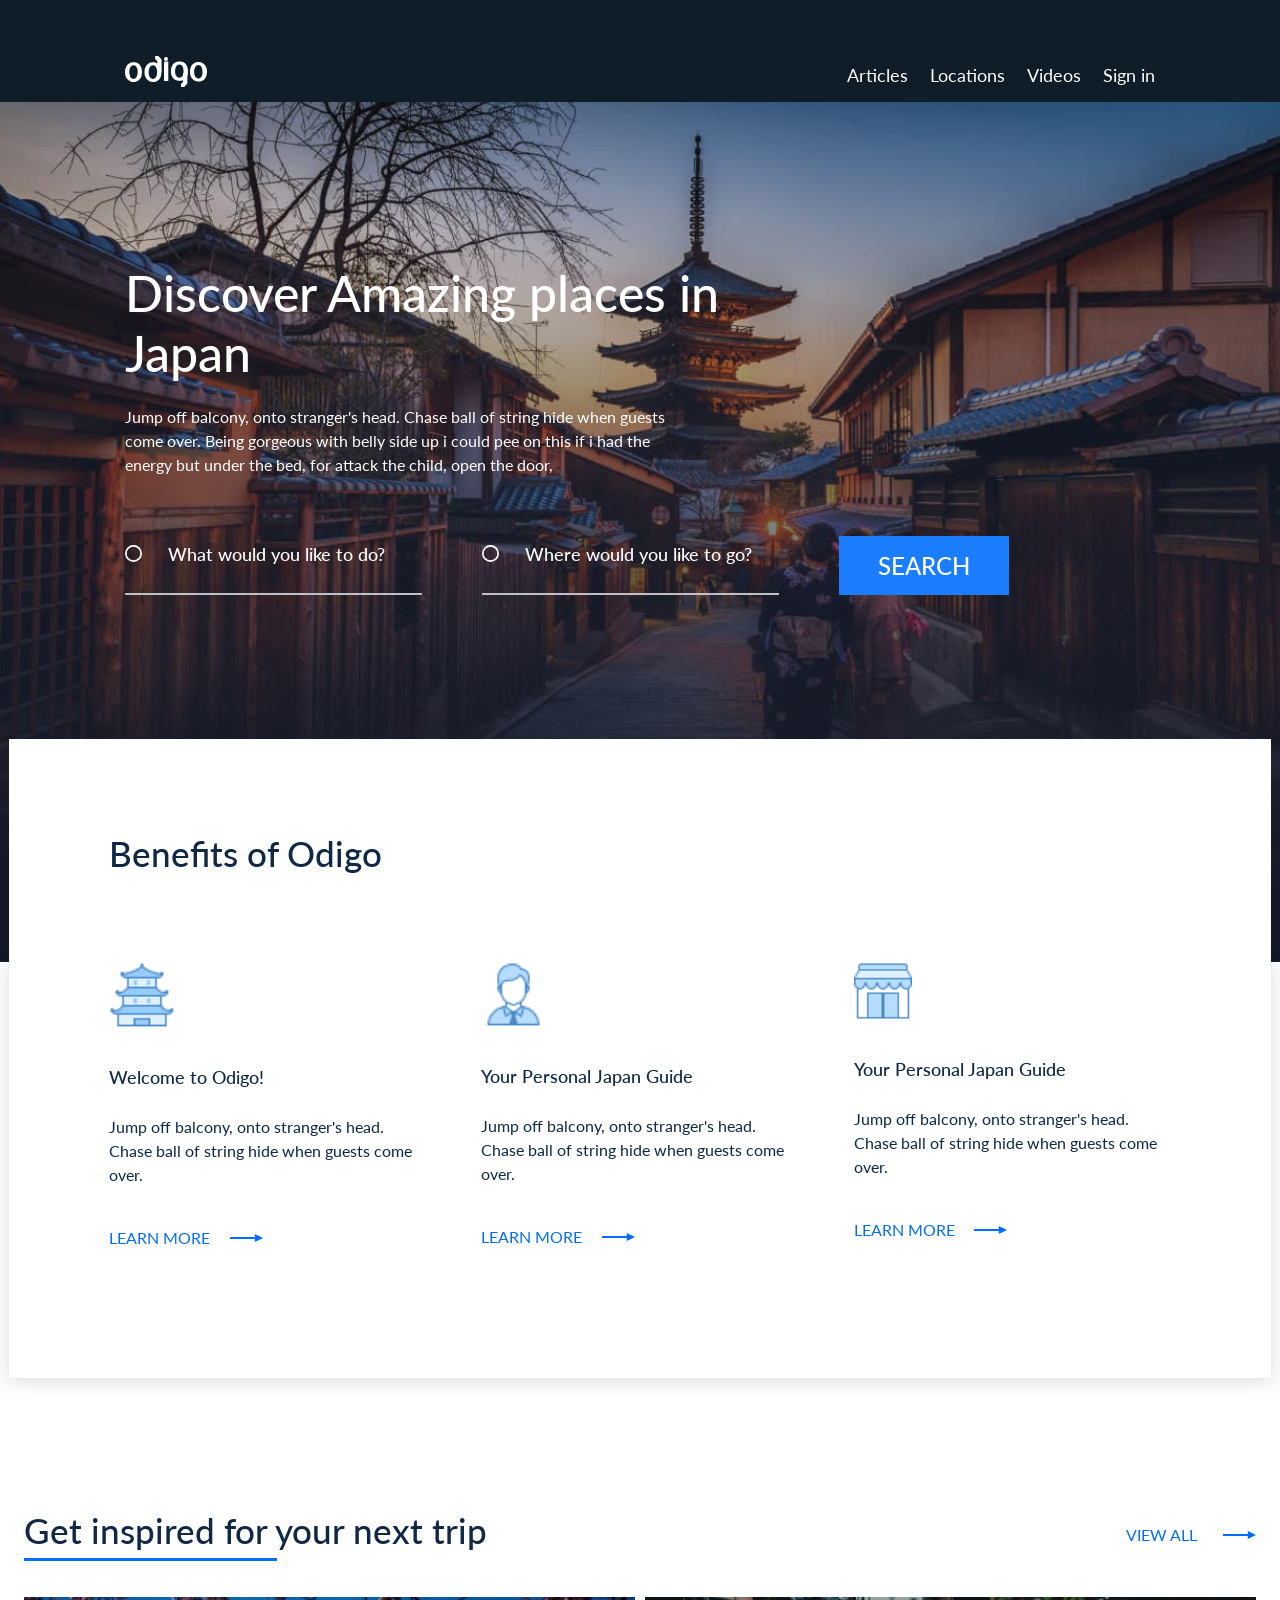
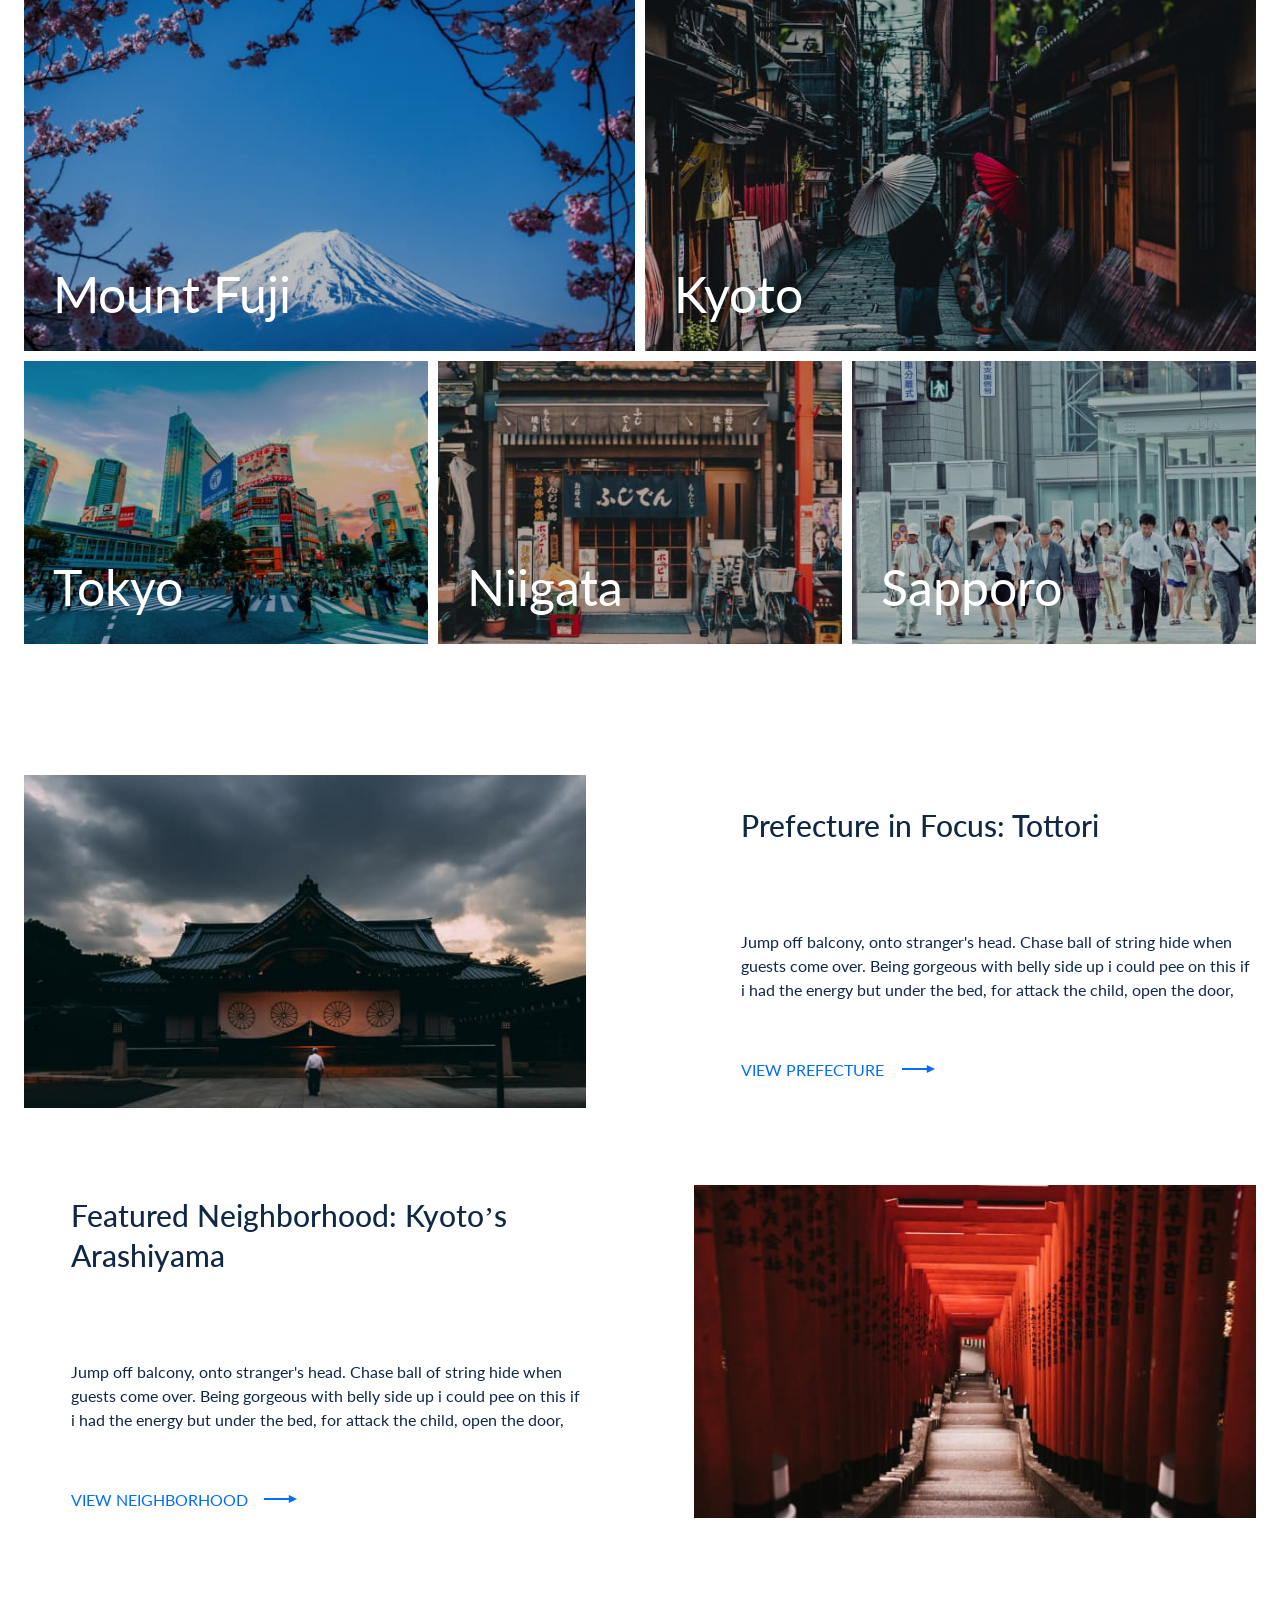
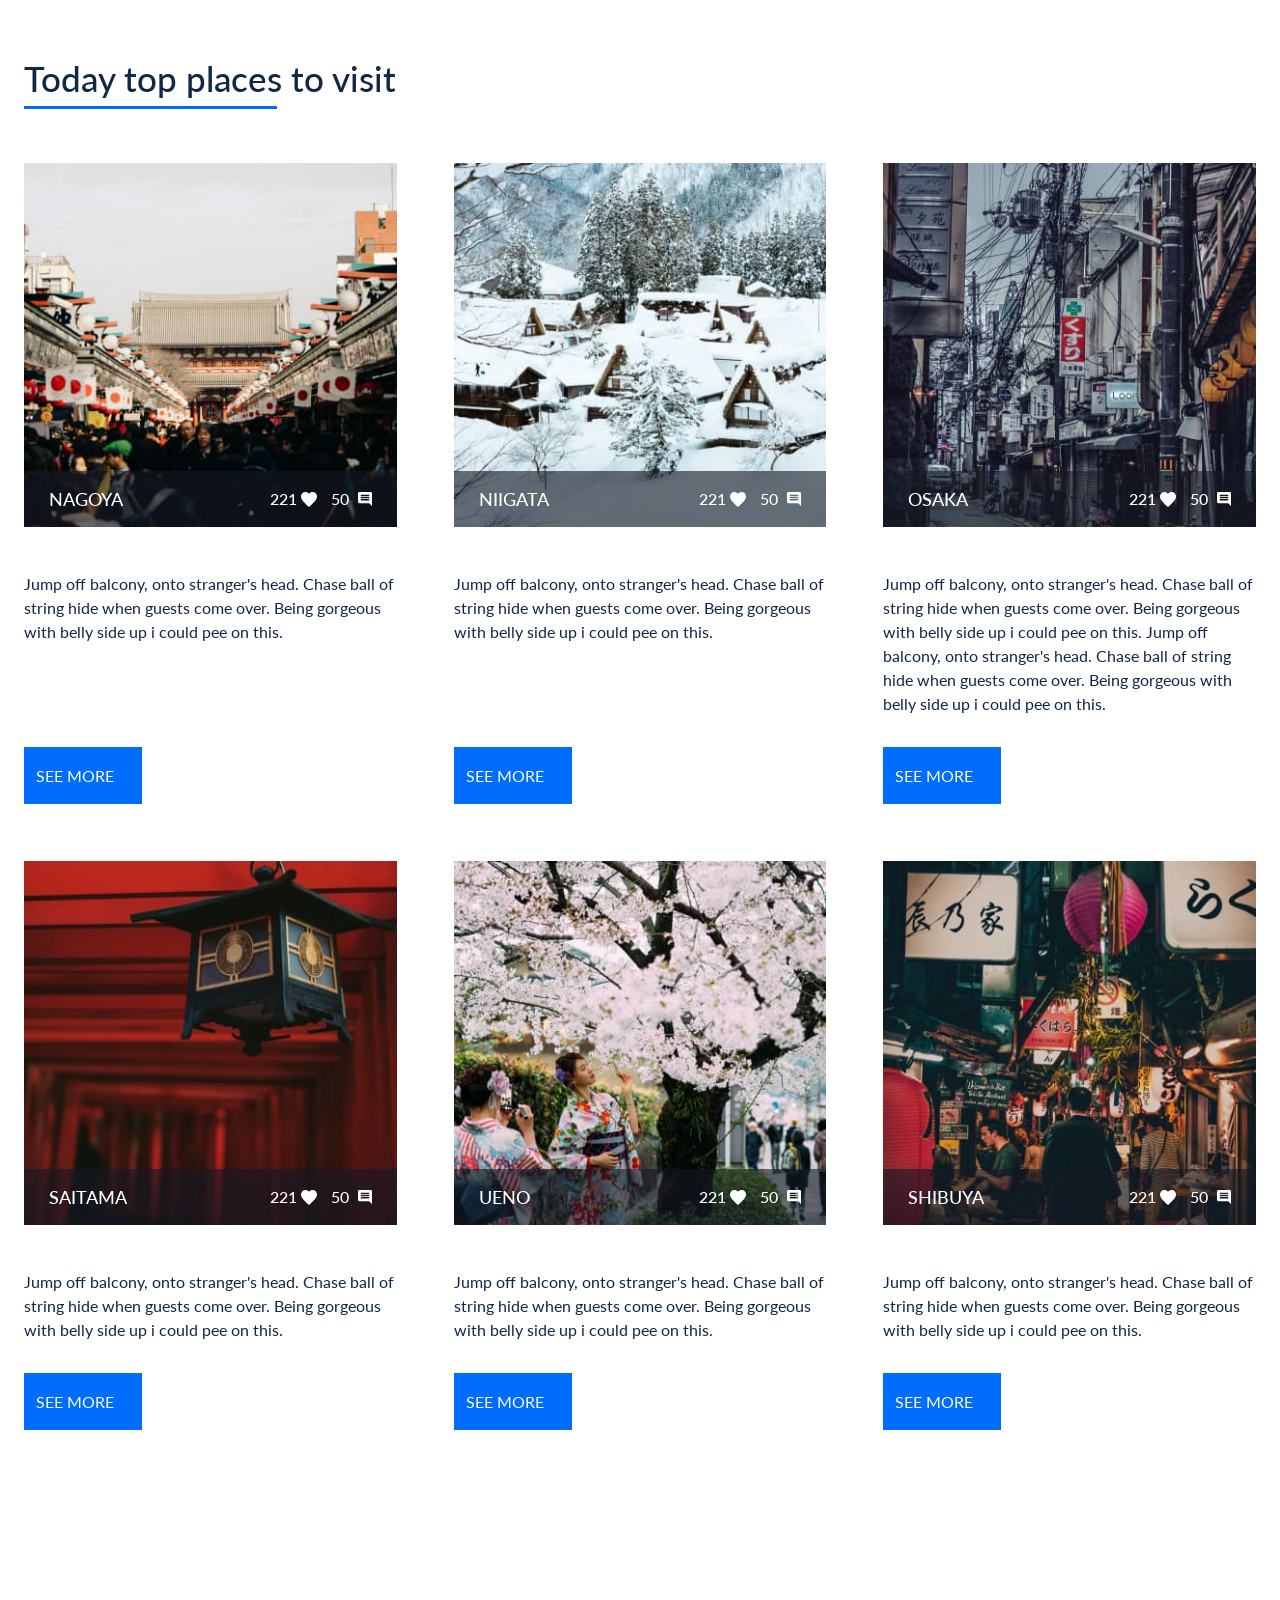
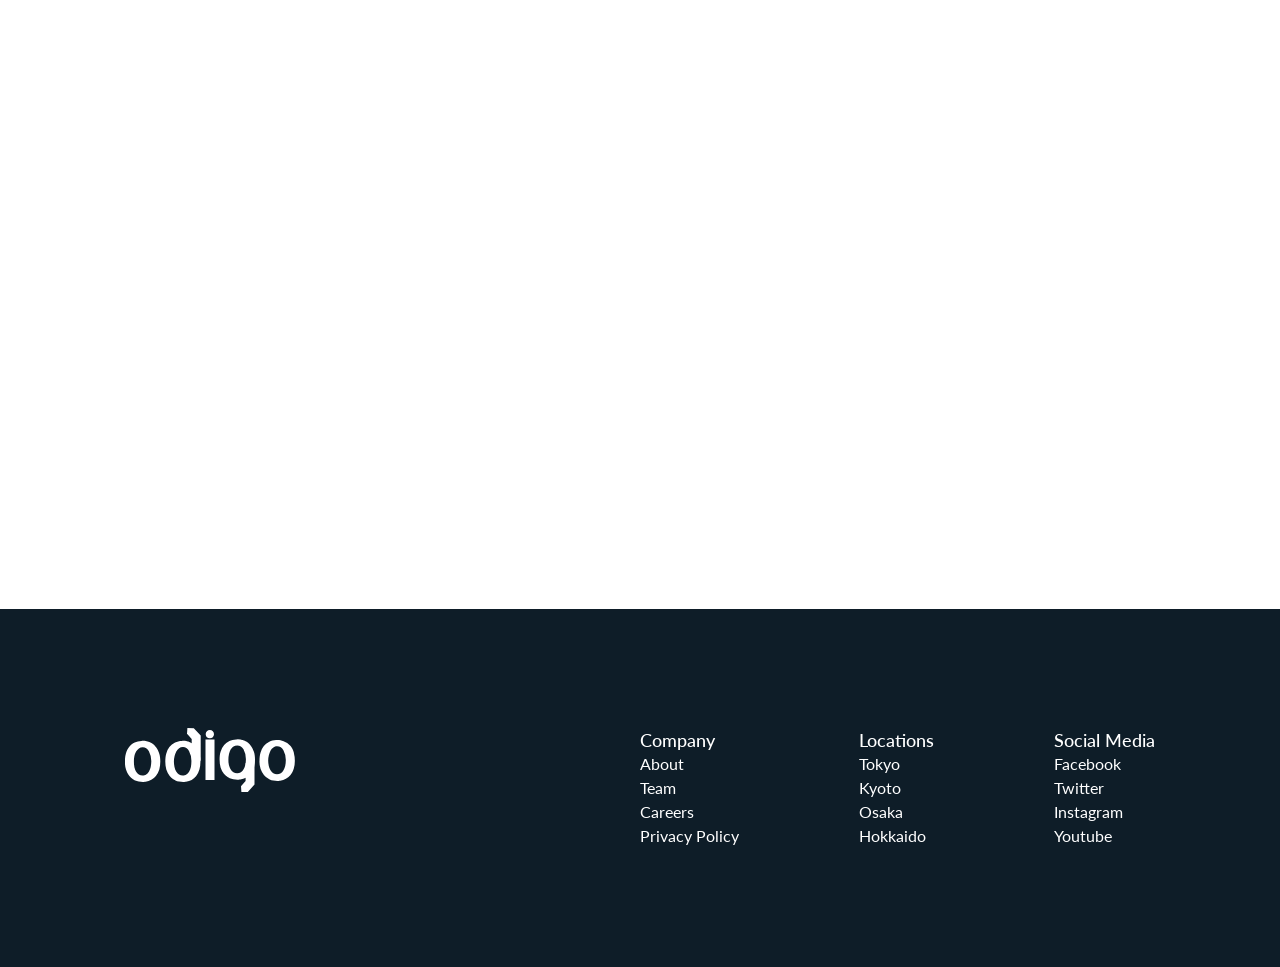
<file: index.html>
<!DOCTYPE html>
<html lang="en">
<head>
    <meta charset="UTF-8">
    <meta http-equiv="X-UA-Compatible" content="IE=edge">
    <meta name="viewport" content="width=device-width, initial-scale=1.0">
    <title>Discover Amazing places in Japan</title>
    <link rel="stylesheet" href="./css/style.css">

</head>
<body>

    <!-- Header start -->
    <header class="header">
        <div class="wrapper">

            <div class="header-wrapper">

                <div class="header-logo">
                    <a href="/" class="header-logo-link">
                        <img src="./image/svg/Logo-header.svg" alt="Discover Amazing places in Japan" class="header-logo-pic" width="82" height="31">
                    </a>
                </div>
    
                <nav class="header-nav">
                    <ul class="header-list">
                        <li class="header-item"><!-- Первый пункт навигации -->
                            <a href="#" class="header-link">
                                Articles
                            </a>
                        </li>                    
                        <li class="header-item"><!-- Второй пункт навигации -->
                            <a href="#" class="header-link">
                                Locations
                            </a>
                        </li>                    
                        <li class="header-item"><!-- Третьий пункт навигации -->
                            <a href="#" class="header-link">
                                Videos
                            </a>
                        </li>                    
                        <li class="header-item"><!-- Четвертый пункт навигации -->
                            <a href="#" class="header-link">
                                Sign in
                            </a>
                        </li>
                    </ul>
                    <div class="header-nav-close">
                        <div class="header-nav-close-line"></div>
                    </div>
                </nav>
                <div class="header-burger burger">
                    <div class="burger-line burger-line-first"></div>
                    <div class="burger-line burger-line-second"></div>
                    <div class="burger-line burger-line-third"></div>
                </div>
            </div>

        </div>
    </header>
    <!-- Header end -->

    <!-- Intro start -->
    <main class="main">
        <section class="intro">
            <div class="wrapper">
                <h1 class="intro-title">
                    Discover Amazing places in Japan
                </h1>
                <p class="intro-subtitle">
                    Jump off balcony, onto stranger's head. Chase ball of string hide when guests come over. Being gorgeous with belly side up i could pee on this if i had the energy but under the bed, for attack the child, open the door, 
                </p>
                <form class="search-form">
                    <fieldset class="search-form-wrap">
                        <p class="search-form-info">
                            <input type="text" name="user-like-to-do" class="search-form-field" placeholder="What would you like to do?">
                            <input type="text" name="user-like-to-go" class="search-form-field" placeholder="Where would you like to go?">
                            <button type="submit" class="search-form-submit">SEARCH</button>
                        </p>
                    </fieldset>
                </form>
            </div>
        </section>
        <!-- Intro end -->

        <!-- Benefits-start -->
        <section class="benefits">
            <div class="benefits-wrap">
                <h2 class="benefits-title">
                    Benefits of Odigo
                </h2>
                <div class="benefits-cards">
                    <!-- 1 карточка Benefits of Odigo -->
                    <div class="benefits-card">
                        <div class="benefits-card-pic">
                            <img src="./image/svg/Welcome-to-Odigo!.svg" alt="Welcome to Odigo!" class="benefits-card-thumb">
                            <h3 class="benefits-card-title">Welcome to Odigo!</h3>
                            <p class="benefits-card-desc">
                                Jump off balcony, onto stranger's head. Chase ball of string hide when guests come over.
                            </p>
                            <a href="#" class="benefits-card-more">
                                LEARN MORE
                            </a>
                        </div>
                    </div>
                    <!-- 2 карточка Benefits of Odigo -->
                    <div class="benefits-card">
                        <div class="benefits-card-pic">
                            <img src="./image/svg/Your-Personal-Japan-Guide.svg" alt="Your Personal Japan Guide" class="benefits-card-thumb">
                            <h3 class="benefits-card-title">Your Personal Japan Guide</h3>
                            <p class="benefits-card-desc">
                                Jump off balcony, onto stranger's head. Chase ball of string hide when guests come over.
                            </p>
                            <a href="#" class="benefits-card-more">
                                LEARN MORE
                            </a>
                        </div>
                    </div>
                    <!-- 3 карточка Benefits of Odigo -->
                    <div class="benefits-card">
                        <div class="benefits-card-pic">
                            <img src="./image/svg/Promoting-Local-Businesses.svg" alt="Promoting Local Businesses" class="benefits-card-thumb">
                            <h3 class="benefits-card-title">Your Personal Japan Guide</h3>
                            <p class="benefits-card-desc">
                                Jump off balcony, onto stranger's head. Chase ball of string hide when guests come over.
                            </p>
                            <a href="#" class="benefits-card-more">
                                LEARN MORE
                            </a>
                        </div>
                    </div>
                </div>
            </div>
        </section>
        <!-- Benefits-end -->

        <!-- Get inspired for your next trip -star -->
        <div class="places">
            <div class="wrapper-full">
                <div class="places-capion">
                    <h2 class="places-title section-title">
                        Get inspired for your next trip
                    </h2>
                    <a href="#" class="places-view-all">VIEW ALL</a>
                </div>

                <div class="places-cards">

                    <!-- Карточка 1 Mount Fuji -->
                    <figure class="places-card places-card-size-lg">
                        <img src="./image/PNG-Hero/Mount Fuji.jpg" alt="Mount Fuji" class="places-card-pic places-card-pic-size-lg">
                        <figcaption class="places-card-title">Mount Fuji</figcaption>
                        <a href="#" class="places-card-link"></a>
                    </figure>

                    <!-- Карточка 2 Kyoto -->
                    <figure class="places-card places-card-size-lg">
                        <img src="./image/PNG-Hero/Kyoto.jpg" alt="Kyoto" class="places-card-pic places-card-pic-size-lg">
                        <figcaption class="places-card-title">
                            Kyoto
                        </figcaption>
                        <a href="#" class="places-card-link"></a>
                    </figure>

                    <!-- Карточка 3 Tokyo-->
                    <figure class="places-card places-card-size-sm">
                        <img src="./image/PNG-Hero/Tokyo.jpg" alt="Tokyo" class="places-card-pic places-card-pic-size-sm">
                        <figcaption class="places-card-title">Tokyo</figcaption>
                        <a href="#" class="places-card-link"></a>
                    </figure>

                    <!-- Карточка 4 Niigata-->
                    <figure class="places-card places-card-size-sm">
                        <img src="./image/PNG-Hero/Niigata.jpg" alt="Niigata" class="places-card-pic places-card-pic-size-sm">
                        <figcaption class="places-card-title">Niigata
                        </figcaption>
                        <a href="#" class="places-card-link"></a>
                    </figure>

                    <!-- Карточка 5 Sapporo -->
                    <figure class="places-card places-card-size-sm">
                        <img src="./image/PNG-Hero/Sapporo.jpg" alt="Sapporo" class="places-card-pic places-card-pic-size-sm">
                        <figcaption class="places-card-title">Sapporo</figcaption>
                        <a href="#" class="places-card-link"></a>
                    </figure>
                </div>
                
            </div>
        </div>
        <!-- Get inspired for your next trip-end -->

        <!-- Tours start -->
        <div class="tours">
            <div class="wrapper-full">

                <!-- Карточка 2 Tour -->
                <div class="tours-tour tour">
                    <div class="tour-pic">
                        <img src="./image/PNG-Hero/tour1.jpg" alt="Prefecture in Focus: Tottori" class="tour-thumb">
                    </div>
                    <div class="tour-info">
                        <h3 class="tour-title">
                            Prefecture in Focus: Tottori
                        </h3>
                        <p class="tour-desc">
                            Jump off balcony, onto stranger's head. Chase ball of string hide when guests come over. Being gorgeous with belly side up i could pee on this if i had the energy but under the bed, for attack the child, open the door, 
                        </p>
                        <a href="#!" class="tour-more">VIEW PREFECTURE</a>
                    </div>
                </div>  

                 <!-- Карточка 2 Tour -->
                 <div class="tours-tour tour">
                    <div class="tour-info">
                        <h3 class="tour-title">
                            Featured Neighborhood: Kyoto’s Arashiyama
                        </h3>
                        <p class="tour-desc">
                            Jump off balcony, onto stranger's head. Chase ball of string hide when guests come over. Being gorgeous with belly side up i could pee on this if i had the energy but under the bed, for attack the child, open the door, 
                        </p>
                        <a href="#!" class="tour-more">VIEW NEIGHBORHOOD</a>
                    </div>
                    <div class="tour-pic">
                        <img src="./image/PNG-Hero/tour2.jpg" alt="Featured Neighborhood: Kyoto’s Arashiyama" class="tour-thumb">
                    </div>
                </div>

            </div>
        </div>
        <!-- Tours end -->

        <!-- Top places start -->
        <section class="top">

            <div class="wrapper-full">
                    <h2 class="top-title section-title">
                        Today top places to visit
                    </h2>
                
                <div class="top-cards">
                    <!-- Карточка 1 -->
                    <div class="top-card">
                        <div class="top-card-pic">
                            <img src="./image/PNG-Hero/Top-places/NAGOYA-card-1.jpg" alt="NAGOYA" class="top-card-thumb">
                            <div class="top-card-stats">
                                <h3 class="top-card-title">
                                    NAGOYA  
                                </h3>
                                <div class="top-card-likes">
                                    <span class="top-card-likes-value">
                                        221
                                    </span>
                                </div>
                                <div class="top-card-comments">
                                    <div class="top-card-comments-value">
                                        50
                                    </div>
                                </div>
                            </div>
                        </div>
                        <p class="top-card-desc">
                            Jump off balcony, onto stranger's head. Chase ball of string hide when guests come over. Being gorgeous with belly side up i could pee on this.
                        </p>
                        <a href="#!" class="top-card-more">
                            SEE MORE</a>
                    </div>
                    <!-- Карточка 2 -->
                    <div class="top-card">
                        <div class="top-card-pic">
                            <img src="./image/PNG-Hero/Top-places/NIIGATA-card-2.jpg" alt="NIIGATA" class="top-card-thumb">
                            <div class="top-card-stats">
                                <h3 class="top-card-title">
                                    NIIGATA 
                                </h3>
                                <div class="top-card-likes">
                                    <span class="top-card-likes-value">
                                        221
                                    </span>
                                </div>
                                <div class="top-card-comments">
                                    <div class="top-card-comments-value">
                                        50
                                    </div>
                                </div>
                            </div>
                        </div>
                        <p class="top-card-desc">
                            Jump off balcony, onto stranger's head. Chase ball of string hide when guests come over. Being gorgeous with belly side up i could pee on this.
                        </p>
                        <a href="#!" class="top-card-more">
                            SEE MORE</a>
                    </div>
                    <!-- Карточка 3 -->
                    <div class="top-card">
                        <div class="top-card-pic">
                            <img src="./image/PNG-Hero/Top-places/OSAKA-card-3.jpg" alt="OSAKA" class="top-card-thumb">
                            <div class="top-card-stats">
                                <h3 class="top-card-title">
                                    OSAKA 
                                </h3>
                                <div class="top-card-likes">
                                    <span class="top-card-likes-value">
                                        221
                                    </span>
                                </div>
                                <div class="top-card-comments">
                                    <div class="top-card-comments-value">
                                        50
                                    </div>
                                </div>
                            </div>
                        </div>
                        <p class="top-card-desc">
                            Jump off balcony, onto stranger's head. Chase ball of string hide when guests come over. Being gorgeous with belly side up i could pee on this.
                            Jump off balcony, onto stranger's head. Chase ball of string hide when guests come over. Being gorgeous with belly side up i could pee on this.
                        </p>
                        <a href="#!" class="top-card-more">
                            SEE MORE</a>
                    </div>
                    <!-- Карточка 4 -->
                    <div class="top-card">
                        <div class="top-card-pic">
                            <img src="./image/PNG-Hero/Top-places/SAITAMA-card-4.jpg" alt="SAITAMA" class="top-card-thumb">
                            <div class="top-card-stats">
                                <h3 class="top-card-title">
                                    SAITAMA  
                                </h3>
                                <div class="top-card-likes">
                                    <span class="top-card-likes-value">
                                        221
                                    </span>
                                </div>
                                <div class="top-card-comments">
                                    <div class="top-card-comments-value">
                                        50
                                    </div>
                                </div>
                            </div>
                        </div>
                        <p class="top-card-desc">
                            Jump off balcony, onto stranger's head. Chase ball of string hide when guests come over. Being gorgeous with belly side up i could pee on this.
                        </p>
                        <a href="#!" class="top-card-more">
                            SEE MORE</a>
                    </div>
                    <!-- Карточка 5 -->
                    <div class="top-card">
                        <div class="top-card-pic">
                            <img src="./image/PNG-Hero/Top-places/UENO-card-5.jpg" alt="UENO" class="top-card-thumb">
                            <div class="top-card-stats">
                                <h3 class="top-card-title">
                                    UENO 
                                </h3>
                                <div class="top-card-likes">
                                    <span class="top-card-likes-value">
                                        221
                                    </span>
                                </div>
                                <div class="top-card-comments">
                                    <div class="top-card-comments-value">
                                        50
                                    </div>
                                </div>
                            </div>
                        </div>
                        <p class="top-card-desc">
                            Jump off balcony, onto stranger's head. Chase ball of string hide when guests come over. Being gorgeous with belly side up i could pee on this.
                        </p>
                        <a href="#!" class="top-card-more">
                            SEE MORE</a>
                    </div>
                    <!-- Карточка 6 -->
                    <div class="top-card">
                        <div class="top-card-pic">
                            <img src="./image/PNG-Hero/Top-places/SHIBUYA-card-6.jpg" alt="SHIBUYA" class="top-card-thumb">
                            <div class="top-card-stats">
                                <h3 class="top-card-title">
                                    SHIBUYA
                                </h3>
                                <div class="top-card-likes">
                                    <span class="top-card-likes-value">
                                        221
                                    </span>
                                </div>
                                <div class="top-card-comments">
                                    <div class="top-card-comments-value">
                                        50
                                    </div>
                                </div>
                            </div>
                        </div>
                        <p class="top-card-desc">
                            Jump off balcony, onto stranger's head. Chase ball of string hide when guests come over. Being gorgeous with belly side up i could pee on this.
                        </p>
                        <a href="#!" class="top-card-more">
                            SEE MORE</a>
                    </div>
                </div>
            </div>
        </section>
        <!-- Top places end -->

        <!-- Videos start -->
        <div class="videos wrapper-full">
            <div class="videos-wrapper ">
                <div class="video-item"></div>
                <iframe class="video-element" src="https://www.youtube.com/embed/URDXZSJZ2ME" title="YouTube video player" frameborder="0" allow="accelerometer; autoplay; clipboard-write; encrypted-media; gyroscope; picture-in-picture; web-share" allowfullscreen></iframe>
            </div>
        </div>
        <!-- Videos end -->
    </main>
    <footer class="footer">
        <div class="wrapper">
            <div class="footer-item">
                <div class="footer-logo">
                    <img src="./image/svg/Logo-footer.svg" alt="Логотип" class="footer-logo-pic">
                </div>
                <nav class="footer-nav">
                    <ul class="footer-menu"> <!--Певая коонка футер-->
                        <li class="footer-menu-item">
                            <h3 class="footer-menu-title">
                                <a href="#!" class="footer-menu-titl-link">Company</a>
                            </h3>
                        </li>
                        <li class="footer-menu-item">
                            <a href="#!" class="footer-menu-link">
                                About 
                            </a>
                        </li>
                        <li class="footer-menu-item">
                            <a href="#!" class="footer-menu-link">
                                Team
                            </a>
                        </li>
                        <li class="footer-menu-item">
                            <a href="#!" class="footer-menu-link">
                                Careers
                            </a>
                        </li>
                        <li class="footer-menu-item">
                            <a href="#!" class="footer-menu-link">
                                Privacy Policy
                            </a>
                        </li>
                    </ul>

                    <ul class="footer-menu"> <!--Вторая коонка футер-->
                        <li class="footer-menu-item">
                            <h3 class="footer-menu-title">
                                <a href="#!" class="footer-menu-titl-link">Locations</a>
                            </h3>
                        </li>
                        <li class="footer-menu-item">
                            <a href="#!" class="footer-menu-link">
                                Tokyo
                            </a>
                        </li>
                        <li class="footer-menu-item">
                            <a href="#!" class="footer-menu-link">
                                Kyoto
                            </a>
                        </li>
                        <li class="footer-menu-item">
                            <a href="#!" class="footer-menu-link">
                                Osaka
                            </a>
                        </li>
                        <li class="footer-menu-item">
                            <a href="#!" class="footer-menu-link">
                                Hokkaido
                            </a>
                        </li>
                    </ul>

                    <ul class="footer-menu"> <!--Третья коонка футер-->
                        <li class="footer-menu-item">
                            <h3 class="footer-menu-title">
                                <a href="#!" class="footer-menu-titl-link">Social Media</a>
                            </h3>
                        </li>
                        <li class="footer-menu-item">
                            <a href="#!" class="footer-menu-link">
                                Facebook
                            </a>
                        </li>
                        <li class="footer-menu-item">
                            <a href="#!" class="footer-menu-link">
                                Twitter
                            </a>
                        </li>
                        <li class="footer-menu-item">
                            <a href="#!" class="footer-menu-link">
                                Instagram
                            </a>
                        </li>
                        <li class="footer-menu-item">
                            <a href="#!" class="footer-menu-link">
                                Youtube
                            </a>
                        </li>
                    </ul>

                </nav>
            </div>
        </div>
    </footer>
    <script src="./JS/main.js"></script>
</body>
</html>
</file>
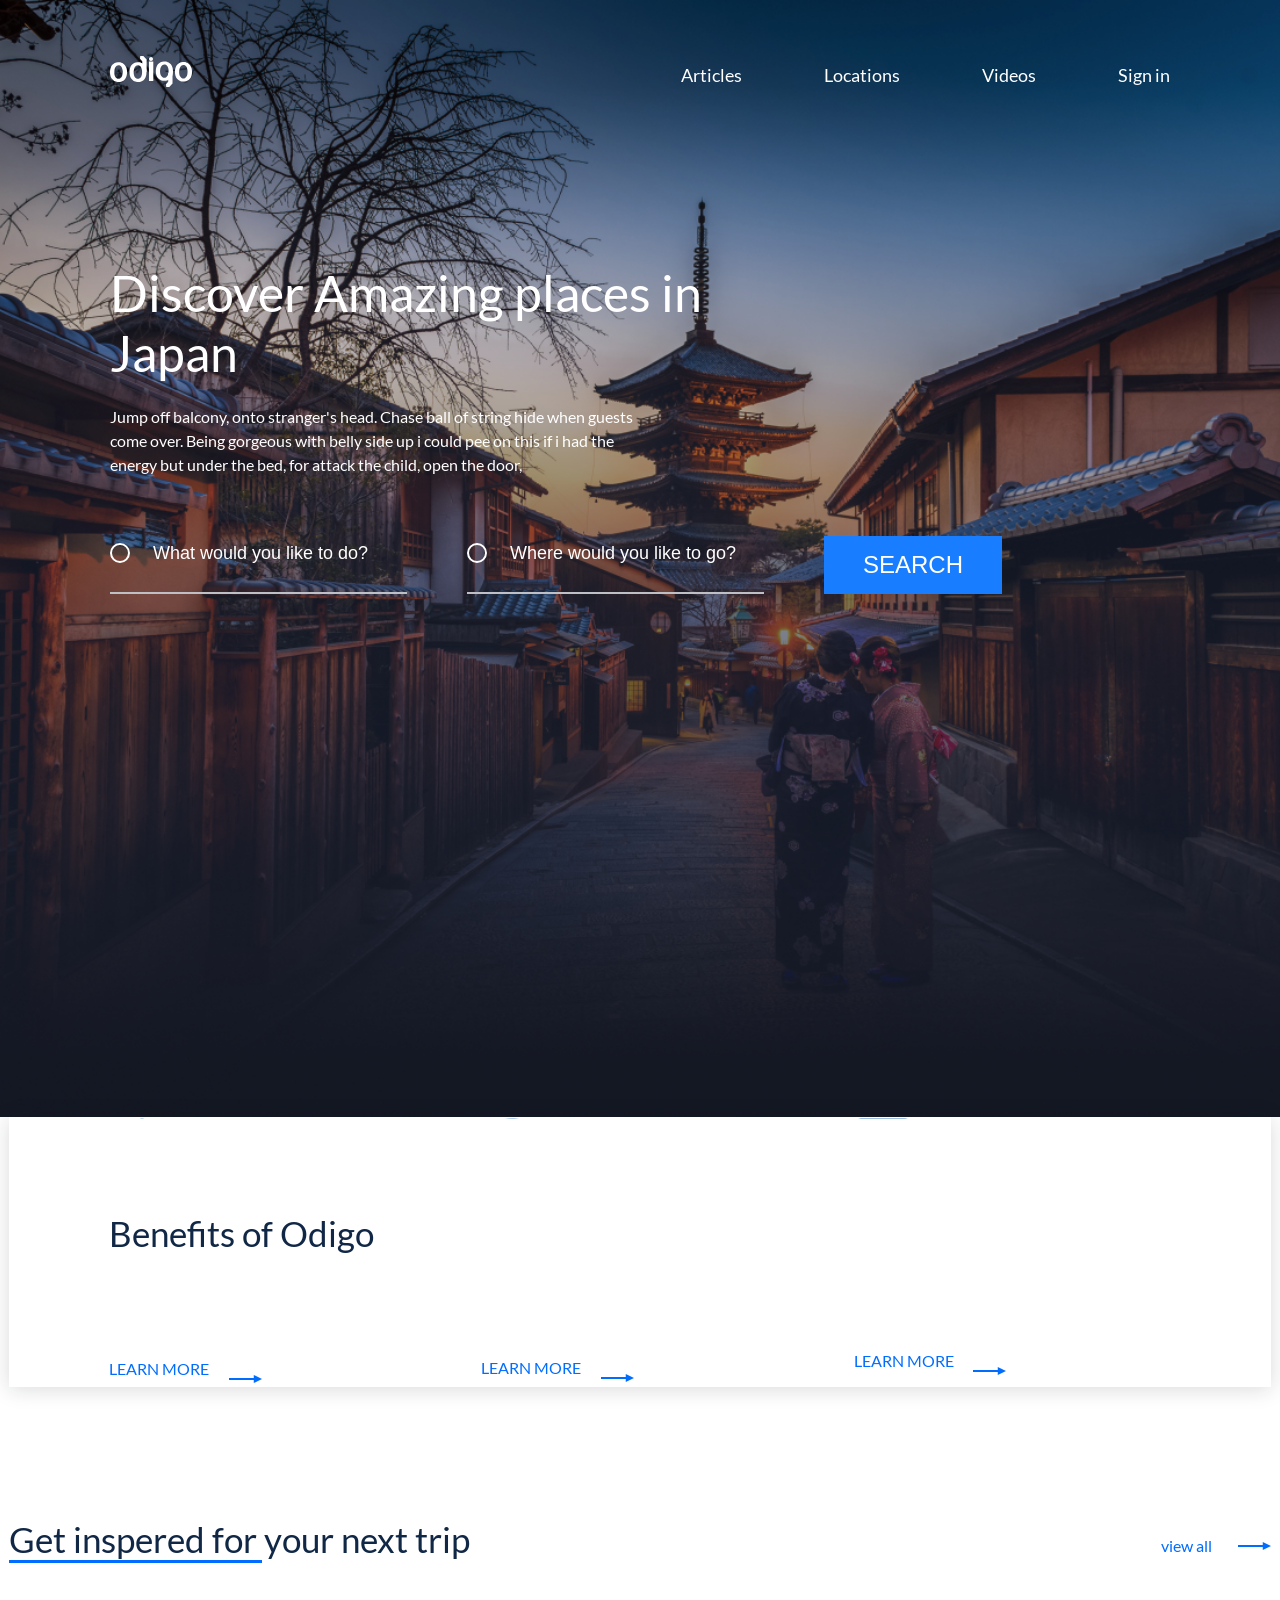
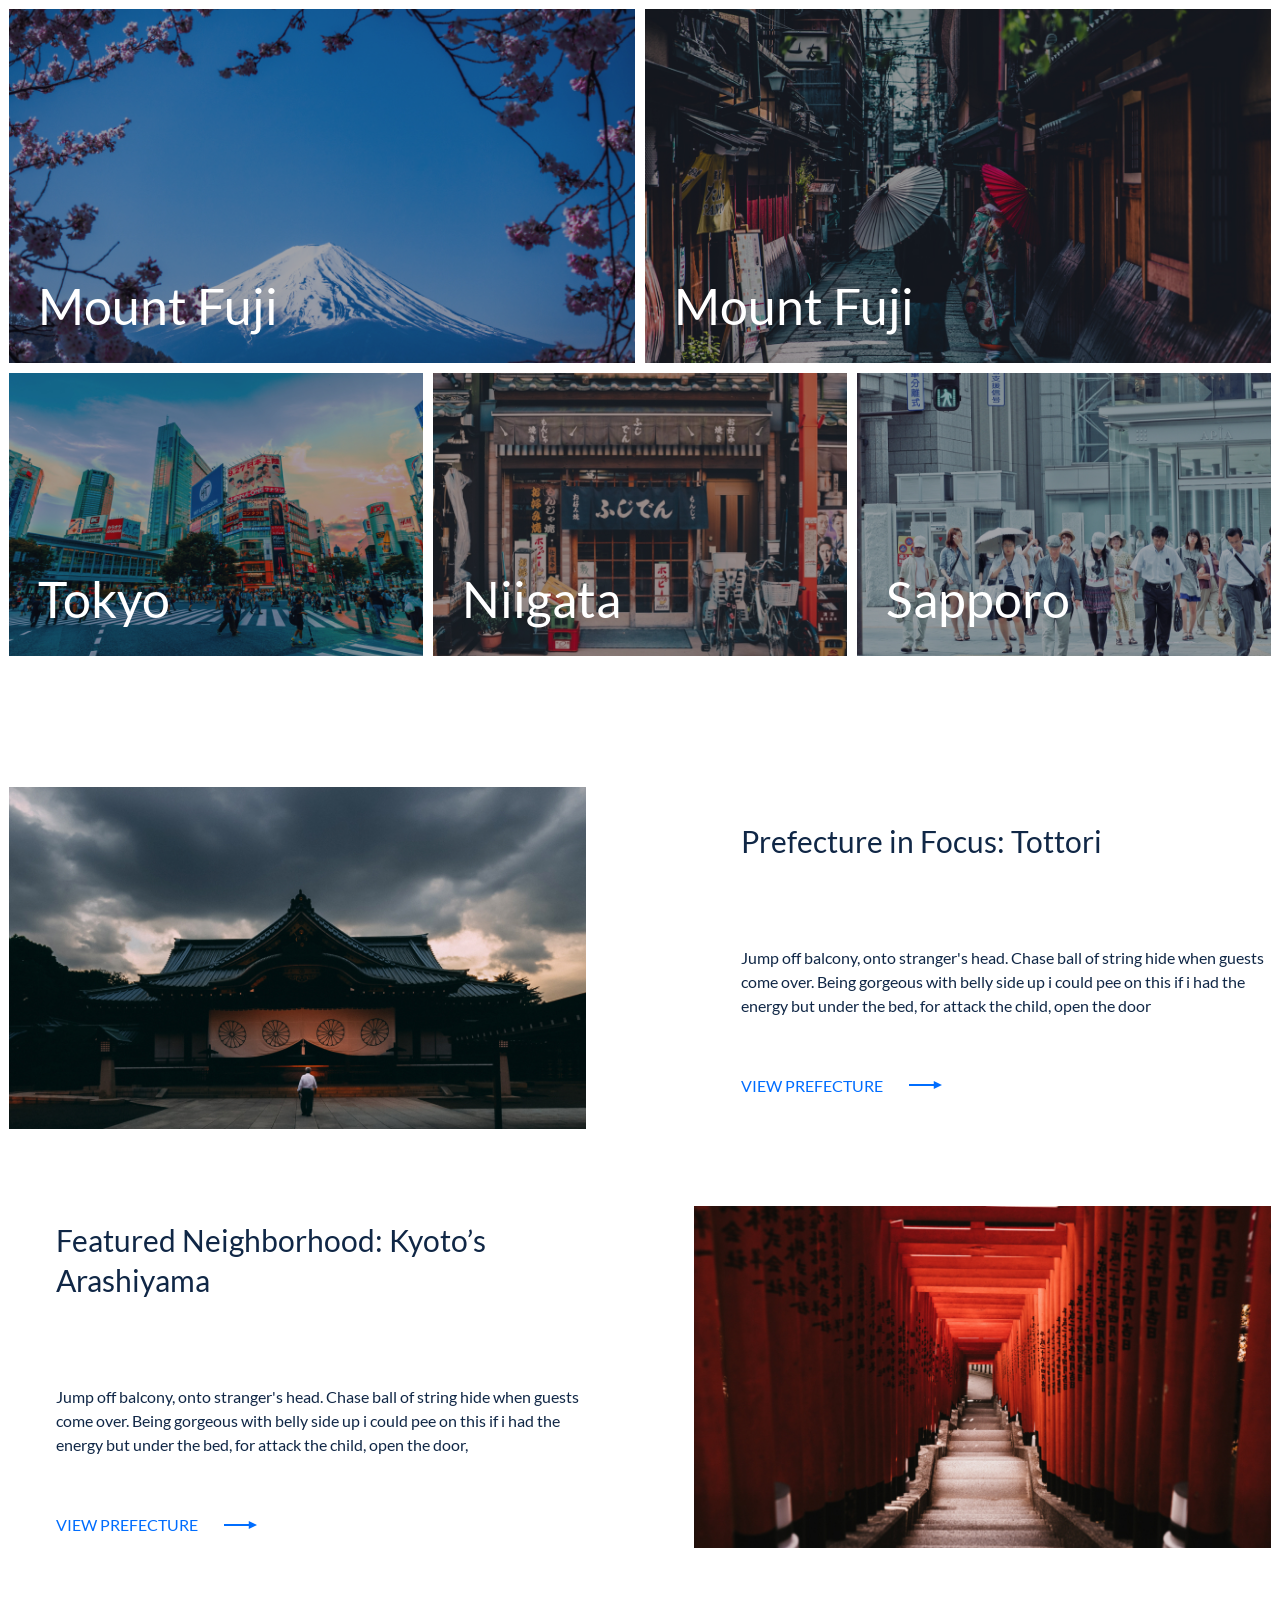
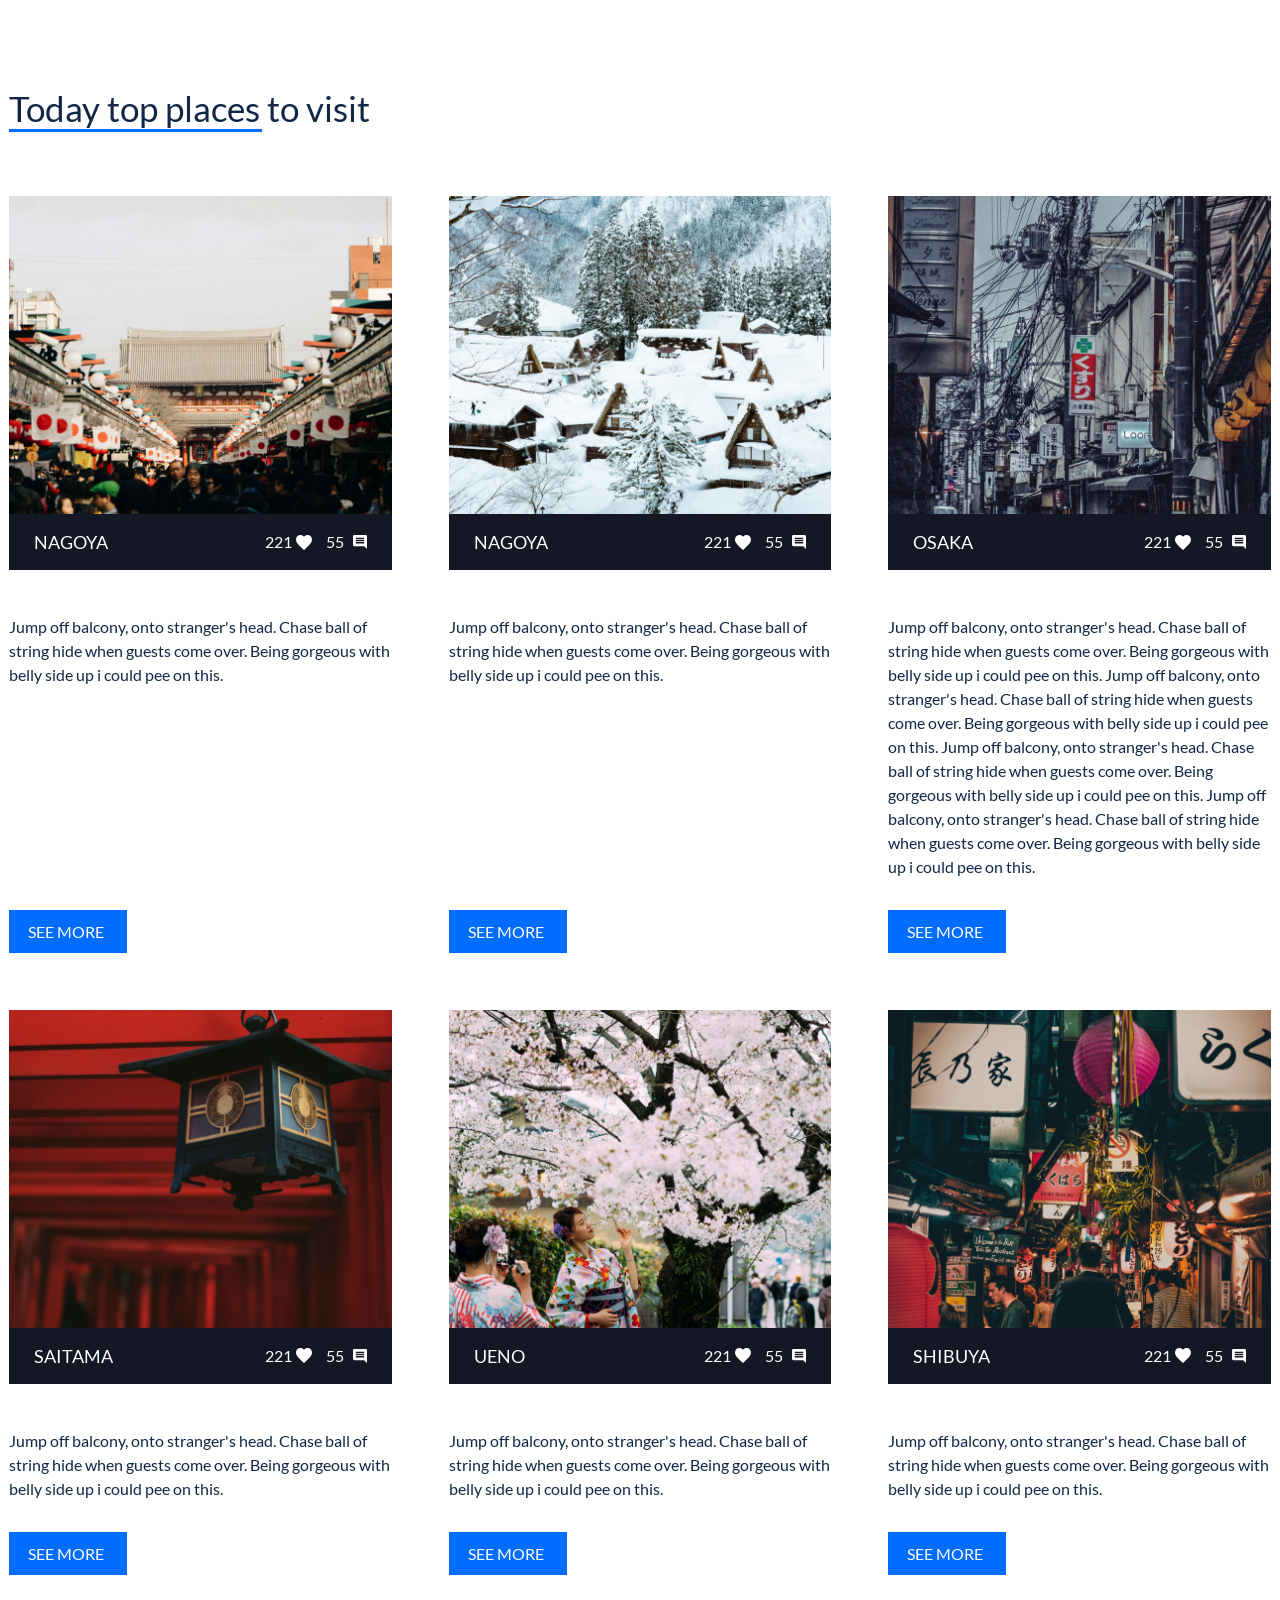
<file: 1.html>
<!DOCTYPE html>
<html lang="en">

<head>
    <meta charset="UTF-8">
    <meta name="viewport" content="width = device-width,  initial-scale = 1.0">
    <title>Discover Amazing places in Japan</title>
    <link rel="stylesheet" href="style.css"> </head>

<body>
    <!--Header start-->
    <header class="header">
        <div class="wrapper">
            <div class="header_wrapper">
                <div class="header_logo">
                    <a href="/" class="header_logo-link"> <img src="img/SVG/odigo-Logo.svg" alt="Discover Amazing places in Japan" class="htader_logo-pic"> </a>
                </div>
                <nav class="header_nav">
                    <ul class="header_list">
                        <li class="header_item"> <a href="#" class="header_link">Articles</a> </li>
                        <li class="header_item"> <a href="#" class="header_link">Locations</a> </li>
                        <li class="header_item"> <a href="#" class="header_link">Videos</a> </li>
                        <li class="header_item"> <a href="#" class="header_link">Sign in</a> </li>
                    </ul>
                </nav>
            </div>
        </div>
    </header>
    <!--Header end-->
    <main class="main">
        <!--Intro start-->
        <section class="intro">
            <div class="wrapper">
                <h1 class="intro_title">
                Discover Amazing places in Japan
            </h1>
                <p class="intro_subtitle">Jump off balcony, onto stranger's head. Chase ball of string hide when guests come over. Being gorgeous with belly side up i could pee on this if i had the energy but under the bed, for attack the child, open the door, </p>
                <form class="search-form">
                    <fildset class="search-form_wrap">
                        <p class="search-form_info">
                            <input tupe="text" name="user-like-to-do" class="search-form_field" placeholder="What would you like to do?">
                            <input tupe="text" name="user-like-to-go" class="search-form_field" placeholder="Where would you like to go?">
                            <button tupe="submit" class="search-form_submit">search</button>
                        </p>
                    </fildset>
                </form>
            </div>
        </section>
        <!--Intro end-->
        <!--Benefits start-->
        <section class="benefits">
            <div class="benefits_wrap">
                <h2 class="benefits_title">
                   Benefits of Odigo
               </h2>
              
                <!--1 карточка-->
                <div class="benefits_cards">
                    <div class="benefits_card">
                        <div class="benefits_card_pic"> 
                        <img src="img/SVG/Icon1.svg" alt="Welcome to Odigo!" class="benefits_card_trumb">
                        </div>
                        <h3 class = "benefits_card_title">Welcome to Odigo!</h3>
                        <p class = "benefits_card_desc">
                            Jump off balcony, onto stranger's head. Chase ball of string hide when guests come over.
                        </p>
                        <a href = "#" class = "benefits_card_more">LEARN MORE
                        </a>
                    </div>
                 
                   <!--2 карточка-->  
                    <div class="benefits_card">
                        <div class="benefits_card_pic"> 
                            <img src="img/SVG/Icon2.svg" alt="Your Personal Japan Guide" class="benefits_card_trumb"> 
                        </div>
                            <h3 class = "benefits_card_title">Your Personal Japan Guide</h3>
                            <p class = "benefits_card_desc">Jump off balcony, onto stranger's head. Chase ball of string hide when guests come over.</p>
                            <a href = "#" class ="benefits_card_more">LEARN MORE</a>
                    </div>
                    
                   <!--3 карточка-->
                     <div class="benefits_card">
                        <div class="benefits_card_pic"> 
                        <img src="img/SVG/Icon3.svg" alt="Promoting Local Businesses" class="benefits_card_trumb"> 
                        </div>
                        <h3 class = "benefits_card_title">Promoting Local Businesses</h3>
                        <p class = "benefits_card_desc">Jump off balcony, onto stranger's head. Chase ball of string hide when guests come over.</p>
                        <a href = "#" class = "benefits_card_more">LEARN MORE</a>
                    </div>
                </div>
            </div>
        </section>
        <!--Benefits end-->
        <!--places start-->
        <section class = "places">
          
           <div class = "wrapper_full">
               <div class = "places_caption">
                   <h2 class="places_title section-title">
                     Get inspered for your next trip
                   </h2>
                   <a href = "#" class = "places_view-all">
                       view all
                   </a>
               </div>
           </div> 
           
           <div class="places_cards">
               <figure class="places_card places_card_size_lg">
                   <img src="img/places1.jpg" alt="Mount Fuji" class = "places_card_pic places_card_size_lg">
                   <figcaption class="places_card_title">
                   Mount Fuji
                   </figcaption>
                    <a href ="#" class = "places_card_link"></a>
               </figure>
               
               <figure class="places_card places_card_size_lg">
                   <img src="img/places2.jpg" alt="Kyoto" class ="places_card_pic places_card_size_lg">
                   <figcaption class="places_card_title">
                   Mount Fuji
                   </figcaption>
                   <a href ="#" class = "places_card_link"></a>
               </figure>
               
               <!-- 3 нижние карточки с местами-->
               <figure class="places_card places_card_size_sm">
                   <img src="img/places3.jpg" alt="Tokyo" class ="places_card_pic places_card_size_sm">
                   <figcaption class="places_card_title">
                   Tokyo
                   </figcaption>
                   <a href ="#" class = "places_card_link"></a>
               </figure>
               
               <figure class="places_card places_card_size_sm">
                   <img src="img/places4.jpg" alt="Niigata" class ="places_card_pic places_card_size_sm">
                   <figcaption class="places_card_title">
                   Niigata
                   </figcaption>
                   <a href ="#" class = "places_card_link"></a>
               </figure>
               
               <figure class="places_card places_card_size_sm">
                   <img src="img/places5.jpg" alt="Sapporo" class ="places_card_pic places_card_size_sm">
                   <figcaption class="places_card_title">
                   Sapporo
                   </figcaption>
                   <a href ="#" class = "places_card_link"></a>
               </figure>
           </div>
        </section>
        
        <!--places end-->
        <!--Tours start-->
        <div class="tours">
            <div class = "wrapper-full">
               
                <div class="tours-tour tour">
                  <div class="tour-pic">
                       <img src="img/tour1.jpg" alt="Prefecture in Focus: Tottori" class ="tour-thumb">
                        </div> 
                       <div class="tour-info">
                           <h3 class="tour-title">
                               Prefecture in Focus: Tottori
                           </h3>
                           <p class="tour-desc">
                               Jump off balcony, onto stranger's head. Chase ball of string hide when guests come over. Being gorgeous with belly side up i could pee on this if i had the energy but under the bed, for attack the child, open the door
                           </p>
                           <a href ="#" class ="tour-more">VIEW PREFECTURE</a>
                       </div>
                        
                </div>
                
                <div class="tours-tour tour">
                       <div class="tour-info">
                           <h3 class="tour-title">
                               Featured Neighborhood: Kyoto’s Arashiyama
                           </h3>
                           <p class="tour-desc">
                              Jump off balcony, onto stranger's head. Chase ball of string hide when guests come over. Being gorgeous with belly side up i could pee on this if i had the energy but under the bed, for attack the child, open the door, 
                           </p>
                           <a href ="#" class ="tour-more">VIEW PREFECTURE</a>
                       </div>
                       <div class="tour-pic">
                       <img src="img/tour2.jpg" alt="Featured Neighborhood: Kyoto’s Arashiyama" class ="tour-thumb">
                   </div> 
                </div>
            </div>
        </div>
        
        <!--tours end-->
        <!--Top start-->
        
        <section class = "top">
            <div class = "wrapper-full">
                <h2 class="top-title section-title">
                    Today top places to visit
                </h2>
                
                <div class="top-cards">
                
                 <!--1 карточка Today top places to visit-->
                  <div class="top-card">
                        <div class="top-card-pic">
                            <img src="img/top%201.png" alt="NAGOYA" class="top-card-thumb">
                            <div class="top-card-stats">
                                <h3 class="top-card-title">NAGOYA</h3>
                                <div class="top-card-likes">
                                    <span class="top-card-likes-value">
                                        221
                                    </span>
                                </div>
                                <div class="top-card-comments">
                                    <span class="top-card-comments-value">
                                        55
                                    </span>
                                </div>
                            </div>
                        </div>
                            <p class="top-card-desc">
                            Jump off balcony, onto stranger's head. Chase ball of string hide when guests come over. Being gorgeous with belly side up i could pee on this.
                            </p>
                            <a href="#!" class="top-card-more">SEE MORE</a>
                    </div>
                    
                    <!--2 карточка Today top places to visit-->
                  <div class="top-card">
                        <div class="top-card-pic">
                            <img src="img/top%202.jpg" alt="NAGOYA" class="top-card-thumb">
                            <div class="top-card-stats">
                                <h3 class="top-card-title">NAGOYA</h3>
                                <div class="top-card-likes">
                                    <span class="top-card-likes-value">
                                        221
                                    </span>
                                </div>
                                <div class="top-card-comments">
                                    <span class="top-card-comments-value">
                                        55
                                    </span>
                                </div>
                            </div>
                            </div>
                            <p class="top-card-desc">
                            Jump off balcony, onto stranger's head. Chase ball of string hide when guests come over. Being gorgeous with belly side up i could pee on this.
                            </p>
                            <a href="#!" class="top-card-more">SEE MORE</a>
                    </div>
                    
                    <!--3 карточка Today top places to visit-->
                  <div class="top-card">
                        <div class="top-card-pic">
                            <img src="img/top%203.png" alt="OSAKA" class="top-card-thumb">
                            <div class="top-card-stats">
                                <h3 class="top-card-title">OSAKA</h3>
                                <div class="top-card-likes">
                                    <span class="top-card-likes-value">
                                        221
                                    </span>
                                </div>
                                <div class="top-card-comments">
                                    <span class="top-card-comments-value">
                                        55
                                    </span>
                                </div>
                            </div>
                        </div>
                            <p class="top-card-desc">
                            Jump off balcony, onto stranger's head. Chase ball of string hide when guests come over. Being gorgeous with belly side up i could pee on this.
                            Jump off balcony, onto stranger's head. Chase ball of string hide when guests come over. Being gorgeous with belly side up i could pee on this.
                             Jump off balcony, onto stranger's head. Chase ball of string hide when guests come over. Being gorgeous with belly side up i could pee on this.
                            Jump off balcony, onto stranger's head. Chase ball of string hide when guests come over. Being gorgeous with belly side up i could pee on this.
                            </p>
                            <a href="#!" class="top-card-more">SEE MORE</a>
                    </div>
                    
                    <!--4 карточка Today top places to visit-->
                  <div class="top-card">
                        <div class="top-card-pic">
                            <img src="img/top%204.png" alt="SAITAMA" class="top-card-thumb">
                            <div class="top-card-stats">
                                <h3 class="top-card-title">SAITAMA</h3>
                                <div class="top-card-likes">
                                    <span class="top-card-likes-value">
                                        221
                                    </span>
                                </div>
                                <div class="top-card-comments">
                                    <span class="top-card-comments-value">
                                        55
                                    </span>
                                </div>
                            </div>
                        </div>
                            <p class="top-card-desc">
                            Jump off balcony, onto stranger's head. Chase ball of string hide when guests come over. Being gorgeous with belly side up i could pee on this.
                            </p>
                            <a href="#!" class="top-card-more">SEE MORE</a>
                    </div>
                    
                    <!--5 карточка Today top places to visit-->
                  <div class="top-card">
                        <div class="top-card-pic">
                            <img src="img/top%205.png" alt="UENO" class="top-card-thumb">
                            <div class="top-card-stats">
                                <h3 class="top-card-title">UENO</h3>
                                <div class="top-card-likes">
                                    <span class="top-card-likes-value">
                                        221
                                    </span>
                                </div>
                                <div class="top-card-comments">
                                    <span class="top-card-comments-value">
                                        55
                                    </span>
                                </div>
                            </div>
                        </div>
                            <p class="top-card-desc">
                            Jump off balcony, onto stranger's head. Chase ball of string hide when guests come over. Being gorgeous with belly side up i could pee on this.
                            </p>
                            <a href="#!" class="top-card-more">SEE MORE</a>
                    </div>
                    
                    <!--6 карточка Today top places to visit-->
                  <div class="top-card">
                        <div class="top-card-pic">
                            <img src="img/top%206.png" alt="SHIBUYA" class="top-card-thumb">
                            <div class="top-card-stats">
                                <h3 class="top-card-title">SHIBUYA</h3>
                                <div class="top-card-likes">
                                    <span class="top-card-likes-value">
                                        221
                                    </span>
                                </div>
                                <div class="top-card-comments">
                                    <span class="top-card-comments-value">
                                        55
                                    </span>
                                </div>
                            </div>
                        </div>
                            <p class="top-card-desc">
                            Jump off balcony, onto stranger's head. Chase ball of string hide when guests come over. Being gorgeous with belly side up i could pee on this.
                            </p>
                            <a href="#!" class="top-card-more">SEE MORE</a>
                    </div>
                </div>
            </div>
        </section>
       
        <!--Top end-->
        
        
    </main>
<script scr = "D:\работа\Проекты\main js"></script>
</body>

</html>
</file>
<file: css/style.css>
/* Reset and base styles  */
* {
	padding: 0px;
	margin: 0px;
	border: none;
}

*,
*::before,
*::after {
	box-sizing: border-box;
}

:focus,
:active {
	/*outline: none;*/
}

a:focus,
a:active {
	/* outline: none;*/
}

/* Links */

a, a:link, a:visited  {
    /* color: inherit; */
    text-decoration: none;
    /* display: inline-block; */
}

/* a:hover  {
    /* color: inherit; */
    text-decoration: none;
} */

/* Common */

aside, nav, footer, header, section, main {
	display: block;
}

h1, h2, h3, h4, h5, h6, p {
    font-size: inherit;
	font-weight: inherit;
}

ul, ul li {
	list-style: none;
}

img {
	vertical-align: top;
}

img, svg {
	max-width: 100%;
	height: auto;
}

address {
  font-style: normal;
}

/* Form */

input, textarea, button, select {
	font-family: inherit;
    font-size: inherit;
    color: inherit;
    background-color: transparent;
}

input::-ms-clear {
	display: none;
}

button, input[type="submit"] {
    display: inline-block;
    box-shadow: none;
    background-color: transparent;
    background: none;
    cursor: pointer;
}

input:focus, input:active,
button:focus, button:active {
    outline: none;
}

button::-moz-focus-inner {
	padding: 0;
	border: 0;
}

label {
	cursor: pointer;
}

legend {
	display: block;
}

/* PT Sans Lato */
@font-face{
    font-family:lato;
    font-style:normal;
    font-weight:400;
    src:url(../font/latoregular.woff2) format("woff2");
    src:url(../font/latoregular.woff) format("woff");
    font-display:swap;
}
@font-face{
    font-family:lato;
    font-style:normal;
    font-weight:500;
    src:url(../font/latomedium.woff2)format("woff2");
    font-display: swap;
}
@font-face{
    font-family:lato;
    font-style:normal;
    font-weight:700;
    src:url(../font/latobold.woff2)format("woff2");
    font-display:swap;
}
html{
    box-sizing:border-box;
}
*,*::before,*::after{
    box-sizing:inherit;
}

body{
    font-family:Lato;
    font-style:normal;
    font-size:16px;
    line-height:1.2;
    font-weight:normal;
    color:#102746;
}
img{
    max-width:100%;
    height:auto;
}

.wrapper-full{
    max-width:1262px;
    margin:0 auto;
    padding:0 15px;
}

.section-title{
    font-family:Lato;
    font-weight: 500;
    font-size:35px;
    line-height:42px;
    position:relative;
    padding-bottom:10px;
}

.section-title::after{
    display:block;
    content:"";
    width:253px;
    height:3px;
    background-color:#006DFE;
    position:absolute;
    bottom:0;
    left:0;
}

.wrapper{
    max-width:1060px;
    margin:0 auto;
    padding:0 15px;
}

/* Header styles start */
.header{
    position:fixed;
    top:0;
    left:0;
    width:100%; 
    z-index:3;
    background:#0E1D28;
    padding-bottom:15px;
}

.header_active{
   
}

.header-wrapper{
    display:flex;
    flex-wrap:wrap;
    align-items:flex-end;
    justify-content:space-between;
    padding-top:56px;
}

.header-list{
    display:flex;
    flex-wrap:wrap;
}

.header-item{
    margin-right:22px;
}

.header-item:last-child{
    margin-right:0;
}

.header-link{
    font-family:Lato;
    font-size:18px;
    line-height:24px;
    color:white;
    text-decoration: none;
}

.header-link:hover{
    opacity:0.75;
}

.header-link:focus{
    outline: 2px solid #ffffff;
    background-color: #4f5f8e;
}

.header-link:active{
    outline:3px solid #dbb590;
}

.header-burger{
    display:none;
    width:40px;
    height:28px;
    position:relative;
}

.burger-line{
    display:block;
    width:100%;
    height:2px;
    background-color:#ffffff;
    position:absolute;
    left:0;
}

.burger-line-first{
    top:0;
}

.burger-line-second{
    top:50%;
    transform:translateY(-50%);
}

.burger-line-third{
    bottom:0;
}

ul{
    list-style-type: none;;
}
/* Header styles end */

/* Intro styles start */
.intro{
    min-height:100vh;
    height:962px;
    background:url(../image/PNG-Hero/Hero.jpg) no-repeat center;
    background-size:cover;
    padding-top:263px;
    padding-bottom:223px;
}

.intro-title{
    font-family:Lato;
    font-weight:500;
    font-size:50px;
    line-height:60px;
    color: #FFFFFF;
    max-width:619px;
    margin-bottom:22px;
}

.intro-subtitle{
    max-width:546px;
    font-family:Lato;
    font-weight:400;
    font-size:16px;
    line-height:24px;
    margin-bottom:59px;
    color:#FFFFFF;
}

.search-form-info{
    display:flex;
    flex-wrap:wrap;
}

.search-form-field{
    width:297px;
    background-color:transparent;
    background:url(../image/svg/circle-icon.svg) no-repeat left 9px;
    background-size:17px;
    border:0;
    border-bottom: 2px solid #BFC0C5;
    margin-right:60px;
    padding-left:43px;
    padding-bottom:22px;
    font-weight:500;
    font-size:18px;
    color:#FFFFFF;
}

.search-form-field::placeholder{
    font-family:Lato;
    font-weight:500;
    font-size:18px;
    color:#FFFFFF;
}

.search-form-submit{
    font-family: Lato;
    padding: 15px 39px;
    text-transform: uppercase;
    font-weight:500;
    font-size:24px;
    color:#FFFFFF;
    background: #1B7DFF;
    border:0;
}

.search-form-submit:hover{
    background:#0e66da;
}

.search-form-submit:focus{
    border:2px solid#082548;
}

.search-form-submit:active{
    opacity:0.5;
}

/* Intro styles end */

/* Benefits style start */
.benefits{
    margin-bottom:131px;
}

.benefits-wrap{
    position:relative;
    max-width:1262px;
    background-color:#ffffff;
    margin:0 auto;
    box-shadow: 0px 2px 20px rgba(21, 24, 36, 0.15993);
}

.benefits-title{
    position:absolute;
    top:0;
    left:0;
    font-family:Lato;
    font-weight:500;
    font-size:35px;
    line-height:42px;
    padding:93px 100px 88px 100px;
    transform:translateY(-100%);
    background-color:#ffffff;
    width:100%;
}

.benefits-cards{
    display:grid;
    grid-template-columns:repeat(3, 1fr);
    grid-column-gap:55px;
    padding:0 100px;
}

.benefits-card{
    grid-column: span 1;
    margin-bottom:128px;
}

.benefits-card-thumb{
    margin-bottom:37px;
    max-width:66px;
}

.benefits-card-title{
    font-family:Lato;
    font-weight: 500;
    font-size: 18px;
    line-height: 24px;
    margin-bottom:26px;
}
.benefits-card-desc{
    font-family:Lato;
    font-weight: 400;
    font-size: 16px;
    line-height: 24px;
    margin-bottom:39px;
}

.benefits-card-more{
    display:inline-block;
    padding-right:59px;
    font-family:Lato;
    font-weight: 400;
    font-size: 16px;
    line-height: 24px;
    color: #006DFE;
    background:url(../image/svg/arrow.svg)no-repeat 95% center;
    transition: 0.2s all;
}

.benefits-card-more:hover, .benefits-card-more:focus{
    background:url(../image/svg/arrow.svg) no-repeat right center;
}

.benefits-card-more:focus-visible{
    border:none;
    outline: none;
}
/* Benefits style end */

/* Places style start */
.places{
    margin-bottom:131px;
}

.places-capion{
    display:flex;
    flex-wrap:wrap;
    align-items:center;
    justify-content: space-between;
    margin-bottom:36px;
}

.places-title{
    margin-right:15px;
}

.places-view-all{
    font-family:Lato;
    font-size:16px;
    color: #006DFE; 
    padding-right:59px;
    background:url(../image/svg/arrow.svg) no-repeat right center;
}

.places-view-all:hover{
    opacity:0.75;
}

.places-cards{
    display:grid;
    grid-template-columns: repeat(6, 1fr);
    grid-column-gap:10px;
    grid-row-gap:10px;
}

.places-card{
    position:relative;
    overflow:hidden;
}

.places-card::after{
    display:block;
    content:"";
    width:100%;
    height:100%;
    background-color: rgba(0, 0, 0, 0.25);
    position:absolute;
    top:0;
    left:0;
    z-index:2;
}

.places-card:hover .places-card-pic{
    transform:scale(1.05);
}

.places-card-title{
    font-size:50px;
    line-height: 60px;
    color:#FFFFFF;
    position:absolute;
    bottom:27px;
    left:29px;
    z-index:3;
}

.places-card-size-lg{
    grid-column:span 3;
}

.places-card-size-sm{
    grid-column:span 2;
}

.places-card-pic{
    width:100%;
    transition:0.15s all;
}

.places-card-pic-size-lg{
    height:354px;
    object-fit:cover;
}

.places-card-pic-size-sm{
    height:283px;
    object-fit:cover;
}

.places-card-link{
    position:absolute;
    top:0;
    left:0;
    width:100%;
    height:100%;
    z-index:4;
}

/* Places style end */

/* Tours style start */
.tours{
    margin-bottom:139px;
}

.tours-tour{
    display:grid;
    grid-template-columns:repeat(2, 1fr);
    grid-column-gap:108px;
    align-items:center;
    margin-bottom:77px;
}

.tour-info{
    padding-left: 47px;
}

.tour-title{
    font-weight: 500;
    font-size: 30px;
    line-height: 40px;
    margin-bottom:85px;
}

.tour-desc{
    font-size: 16px;
    line-height: 24px;
    margin-bottom:58px;
}

.tour-more{
    font-size:16px;
    color:#006DFE;
    text-decoration:none;
    padding-right:59px;
    background:url(../image/svg/arrow.svg) no-repeat 95% center;
}

.tour-more:hover {
    opacity: 0.65;
    background:url(../image/svg/arrow.svg)no-repeat right center;
}

.tour-more:focus{
    opacity: 0.65;
    
}

.tour-more:focus-visible{
    border:none;
    outline: none;
}

/* Tours style end */

/* Top places style start */
.top{
    margin-bottom: 86px;
}

.top-title{
    margin-bottom:54px;
}

.top-cards{
    display:grid;
    grid-template-columns: repeat(6, 1fr);
    grid-column-gap:57px;
    grid-row-gap:57px;
}

.top-card-pic{
    position:relative;
    margin-bottom:45px;
}

.top-card{
    display: flex;
    flex-direction:column;
    grid-column: span 2;
}

.top-card-stats{
    display:flex;
    flex-wrap:wrap;
    align-items:center;
    justify-content:flex-end;
    position:absolute;
    bottom:0;
    left:0;
    width:100%;
    background:rgba(21, 24, 36, 0.6);
    padding:16px 25px;
}

.top-card-title{
    font-weight: 500;
    font-size: 18px;
    line-height: 24px;
    color: #FFFFFF;
    margin:0 auto 0 0;
}

.top-card-likes{
    font-weight:500;
    font-size: 16px;
    line-height:24px;
    color:#ffffff;
    padding-right: 20px;
    background:url(../image/svg/heart-icon.svg)no-repeat right;
    margin-right:14px;
}

.top-card-comments{
    font-weight:500;
    font-size: 16px;
    line-height:24px;
    color:#ffffff;
    padding-right:23px;
    background:url(../image/svg/comment-icon.svg) no-repeat right;
}

.top-card-desc{
    font-size:16px;
    line-height:24px;
    margin-bottom:31px;
}

.top-card-more{
    width:118px;
    font-weight: 400;
    font-size: 16px;
    line-height: 19px;
    padding:19px 12px;
    background-color:
    #006DFE;
    color:
    #FFFFFF;
    text-decoration:none;
    margin:auto 0 0 0;
}

.top-card-more:hover, 
.top-card-more:focus, 
.top-card-more:active{
    background:#0e66da;
}
/* Top places style end */

/* Videos start */
.videos{
    width:100%;
}

.videos-wrapper{
    max-width:100%;
    margin:0 auto;
    position:relative;
}

.video-item{
    padding-top:56.25%;
}

.video-element{
    position:absolute;
    top:0;
    left:0;
    width:100%;
    height:100%;
}

/* Videos end */

/* footer-style start */
.footer{
    background:#0E1D28;
    padding: 119px 0;
}

.footer-item{
    display:flex;
    flex-wrap:wrap;
}

.footer-logo{
    width:50%;
}

.footer-nav{
    display:flex;
    flex-wrap:wrap;
    justify-content:space-between;
    width:50%;
}

.footer-menu-titl-link{
    font-weight: 500;
    font-size: 18px;
    line-height: 24px;
    color:#ffffff;
}

.footer-menu-titl-link:hover{
    opacity:0.75;
    cursor:pointer;
}

.footer-menu-titl-link:focus{
    outline: 2px solid #ffffff;
    background-color: #4f5f8e;
}

.footer-menu-titl-link:active{
    color:#767676; 
    border:none;
    outline: none;
}

.footer-menu-link{
    font-weight: 400;
    font-size: 16px;
    line-height: 24px;
    color: #ffffff;
}

.footer-menu-link:hover{
    opacity:0.75;
    }
       
.footer-menu-link:active{
    color:#767676; 
    border:none;
    outline: none;
}

.footer-menu-link:focus{
    border:1px solid #1073bf;
}

/* footer-style end */

/* Media start */

@media screen and (max-width:960px){
    .benefits{
        margin-bottom:75px;
    }
    .benefits-card{
        margin-bottom:60px;
    }
    .search-form-field{
        margin-bottom:25px;
    }
    .benefits-cards{
        padding:0 15px;
        grid-column-gap:35px;
    }
    .benefits-title{
        padding:55px 15px;
    }
    .benefits-wrap{
        box-shadow:none;
        padding-right:17px;
    }
    .places-card-size-lg{
        grid-column:span 6;
    }
    .places-card-size-sm{
        grid-column:span 6;
    }
    .tours-tour{
        grid-column-gap:35px;
    }
    .tour-info{
        padding-left:0;
    }
    .tour-title{
        margin-bottom:15px;
    }
    .tour-desc{
        margin-bottom:15px;
    }
    .top-cards{
        grid-column-gap:25px;
        grid-row-gap:25px;
        margin-right:30px;
    }
    .top-card{
        grid-column:span 3;
    }
    .top-card-pic{
        margin-bottom:25px;
    }
    .footer{
        padding:60px 0
    }
}

@media screen and (max-width:767px){
    .section-title{
        margin-bottom:25px;
    }
    .section-title::after{
        width:78px;
    }
    .intro{
        padding-top:125px;
        height: 820px;
    }
    .intro-title{
        font-size:32px;
        line-height:48px;
    }
    .intro-subtitle{
        font-size:14px;
        padding-right:30px;
    }
    .header-burger{
        display:block;
        margin-right:30px;
    }
    .header-wrapper{
        padding-top:28px;
    }
    .search-form-submit{
        margin-right:30px;
    }
    .header-nav{
        width:100%;
        height:100%;
        position:fixed;
        top:0;
        left:0;
        background-color:#000;
        z-index:10;
        padding:75px;
        transform:translateX(100%);
        transition: 0.2s all linear;
    }
    .header-nav-active{
        transform:translateX(0);
    }
    .header-item{
        width:100%;
        margin-right:0;
        margin-bottom:30px;
    }
    .header-item:last-child{
        margin-bottom:0;
    }

    .header-link{
        font-size:42px;
        line-height:48px;
    }
    .header-nav-close{
        width:40px;
        height:40px;
        position:absolute;
        top:20px;
        right:20px;
        z-index:11;
    }
    .header-nav-close-line{
        display:block;
        height:2px;
        width:100%;
        background-color:#fff;
        position:absolute;
        top:50%;
    }
    .header-nav-close-line:first-child{
        transform:translateY(-50%) rotate(45deg);
    }
    .header-nav-close-line:last-child{
        transform:translateY(-50%)rotate(-45deg);
    }
    .search-form-field{
        width:100%;
        margin-right:0;
        padding-bottom:12px;
        background: url(../image/svg/circle-icon.svg) no-repeat left top;
    } 
    .search-form-field::placeholder{
        font-size:16px;
    }
    .search-form-submit{
        width:100%;
    }
    .benefits-card{
        grid-column:span 3;
        margin-bottom:30px;
    }
    .benefits-card-pic{
        margin-bottom:20px;
    }
    .benefits-card-title{
        margin-bottom:12px;
    }
    .benefits-card-desc{
        margin-bottom:20px;
    }
    .places{
        margin-bottom:76px;
    }
    .places-cards{
        padding-right: 30px;
    }
    .places-card-pic-size-lg,
    .places-card-pic-size-sm{
        height:230px;
    }
    .places-view-all{
        margin-bottom:25px;
    }
    .places-caption{
        margin-bottom:0;
    }
    .tours{
        margin-bottom:76px;
    }
    .tour-pic,
    .tour-info{
        grid-column:span 2;
    }
    .tour-pic{
        margin-bottom:12px;
    }
    .tour-pic-mob-first{
        grid-row-start:-1;
    }
    .tours-tour{
        margin-bottom:50px;
        margin-right:30px;
    }
    .top{
        margin-bottom:76px;
    }
    .top-card{
        grid-column: span 6;
    }
    .top-card-stats{
        max-width:386px;
    }
    .top-card-desc{
        margin-bottom:15px;
    }
    .footer-logo{
        width:100%;
        margin-bottom:24px;
    }
    .footer-nav{
        width:100%; 
    }
    .footer-menu{
        width:50%;
        margin-bottom:24px;
    }
}

@media screen and (max-width:500px){
    .header-nav{
        padding:75px 30px;
    }
}
/* Media end */
</file>
<file: style.css>
html, body, div, span, applet, object, iframe,
h1, h2, h3, h4, h5, h6, p, blockquote, pre,
a, abbr, acronym, address, big, cite, code,
del, dfn, em, img, ins, kbd, q, s, samp,
small, strike, strong, sub, sup, tt, var,
b, u, i, center,
dl, dt, dd, ol, ul, li,
fieldset, form, label, legend,
table, caption, tbody, tfoot, thead, tr, th, td,
article, aside, canvas, details, embed,
figure, figcaption, footer, header, hgroup,
menu, nav, output, ruby, section, summary,
time, mark, audio, video {
  margin: 0;
	padding: 0;
	border: 0;
	font-size: 100%;
	font: inherit;
	vertical-align: baseline;
}

/* make sure to set some focus styles for accessibility */
:focus {
    outline: 0;
}

/* HTML5 display-role reset for older browsers */
article, aside, details, figcaption, figure,
footer, header, hgroup, menu, nav, section {
	display: block;
}

body {
	line-height: 1;
}

ol, ul {
	list-style: none;
}

blockquote, q {
	quotes: none;
}

blockquote:before, blockquote:after,
q:before, q:after {
	content: '';
	content: none;
}

table {
	border-collapse: collapse;
	border-spacing: 0;
}

input[type=search]::-webkit-search-cancel-button,
input[type=search]::-webkit-search-decoration,
input[type=search]::-webkit-search-results-button,
input[type=search]::-webkit-search-results-decoration {
    -webkit-appearance: none;
    -moz-appearance: none;
}

input[type=search] {
    -webkit-appearance: none;
    -moz-appearance: none;
    -webkit-box-sizing: content-box;
    -moz-box-sizing: content-box;
    box-sizing: content-box;
}

textarea {
    overflow: auto;
    vertical-align: top;
    resize: vertical;
}

/**
 * Correct `inline-block` display not defined in IE 6/7/8/9 and Firefox 3.
 */

audio,
canvas,
video {
    display: inline-block;
    *display: inline;
    *zoom: 1;
    max-width: 100%;
}

/**
 * Prevent modern browsers from displaying `audio` without controls.
 * Remove excess height in iOS 5 devices.
 */

audio:not([controls]) {
    display: none;
    height: 0;
}

/**
 * Address styling not present in IE 7/8/9, Firefox 3, and Safari 4.
 * Known issue: no IE 6 support.
 */

[hidden] {
    display: none;
}

/**
 * 1. Correct text resizing oddly in IE 6/7 when body `font-size` is set using
 *    `em` units.
 * 2. Prevent iOS text size adjust after orientation change, without disabling
 *    user zoom.
 */

html {
    font-size: 100%; /* 1 */
    -webkit-text-size-adjust: 100%; /* 2 */
    -ms-text-size-adjust: 100%; /* 2 */
}

/**
 * Address `outline` inconsistency between Chrome and other browsers.
 */

a:focus {
    outline: thin dotted;
}

/**
 * Improve readability when focused and also mouse hovered in all browsers.
 */

a:active,
a:hover {
    outline: 0;
}

/**
 * 1. Remove border when inside `a` element in IE 6/7/8/9 and Firefox 3.
 * 2. Improve image quality when scaled in IE 7.
 */

img {
    border: 0; /* 1 */
    -ms-interpolation-mode: bicubic; /* 2 */
}

/**
 * Address margin not present in IE 6/7/8/9, Safari 5, and Opera 11.
 */

figure {
    margin: 0;
}

/**
 * Correct margin displayed oddly in IE 6/7.
 */

form {
    margin: 0;
}

/**
 * Define consistent border, margin, and padding.
 */

fieldset {
    border: 1px solid #c0c0c0;
    margin: 0 2px;
    padding: 0.35em 0.625em 0.75em;
}

/**
 * 1. Correct color not being inherited in IE 6/7/8/9.
 * 2. Correct text not wrapping in Firefox 3.
 * 3. Correct alignment displayed oddly in IE 6/7.
 */

legend {
    border: 0; /* 1 */
    padding: 0;
    white-space: normal; /* 2 */
    *margin-left: -7px; /* 3 */
}

/**
 * 1. Correct font size not being inherited in all browsers.
 * 2. Address margins set differently in IE 6/7, Firefox 3+, Safari 5,
 *    and Chrome.
 * 3. Improve appearance and consistency in all browsers.
 */

button,
input,
select,
textarea {
    font-size: 100%; /* 1 */
    margin: 0; /* 2 */
    vertical-align: baseline; /* 3 */
    *vertical-align: middle; /* 3 */
}

/**
 * Address Firefox 3+ setting `line-height` on `input` using `!important` in
 * the UA stylesheet.
 */

button,
input {
    line-height: normal;
}

/**
 * Address inconsistent `text-transform` inheritance for `button` and `select`.
 * All other form control elements do not inherit `text-transform` values.
 * Correct `button` style inheritance in Chrome, Safari 5+, and IE 6+.
 * Correct `select` style inheritance in Firefox 4+ and Opera.
 */

button,
select {
    text-transform: none;
}

/**
 * 1. Avoid the WebKit bug in Android 4.0.* where (2) destroys native `audio`
 *    and `video` controls.
 * 2. Correct inability to style clickable `input` types in iOS.
 * 3. Improve usability and consistency of cursor style between image-type
 *    `input` and others.
 * 4. Remove inner spacing in IE 7 without affecting normal text inputs.
 *    Known issue: inner spacing remains in IE 6.
 */

button,
html input[type="button"], /* 1 */
input[type="reset"],
input[type="submit"] {
    -webkit-appearance: button; /* 2 */
    cursor: pointer; /* 3 */
    *overflow: visible;  /* 4 */
}

/**
 * Re-set default cursor for disabled elements.
 */

button[disabled],
html input[disabled] {
    cursor: default;
}

/**
 * 1. Address box sizing set to content-box in IE 8/9.
 * 2. Remove excess padding in IE 8/9.
 * 3. Remove excess padding in IE 7.
 *    Known issue: excess padding remains in IE 6.
 */

input[type="checkbox"],
input[type="radio"] {
    box-sizing: border-box; /* 1 */
    padding: 0; /* 2 */
    *height: 13px; /* 3 */
    *width: 13px; /* 3 */
}

/**
 * 1. Address `appearance` set to `searchfield` in Safari 5 and Chrome.
 * 2. Address `box-sizing` set to `border-box` in Safari 5 and Chrome
 *    (include `-moz` to future-proof).
 */

input[type="search"] {
    -webkit-appearance: textfield; /* 1 */
    -moz-box-sizing: content-box;
    -webkit-box-sizing: content-box; /* 2 */
    box-sizing: content-box;
}

/**
 * Remove inner padding and search cancel button in Safari 5 and Chrome
 * on OS X.
 */

input[type="search"]::-webkit-search-cancel-button,
input[type="search"]::-webkit-search-decoration {
    -webkit-appearance: none;
}

/**
 * Remove inner padding and border in Firefox 3+.
 */

button::-moz-focus-inner,
input::-moz-focus-inner {
    border: 0;
    padding: 0;
}

/**
 * 1. Remove default vertical scrollbar in IE 6/7/8/9.
 * 2. Improve readability and alignment in all browsers.
 */

textarea {
    overflow: auto; /* 1 */
    vertical-align: top; /* 2 */
}

/**
 * Remove most spacing between table cells.
 */

table {
    border-collapse: collapse;
    border-spacing: 0;
}

html,
button,
input,
select,
textarea {
    color: #222;
}


::-moz-selection {
    background: #b3d4fc;
    text-shadow: none;
}

::selection {
    background: #b3d4fc;
    text-shadow: none;
}

img {
    vertical-align: middle;
}

fieldset {
    border: 0;
    margin: 0;
    padding: 0;
}

textarea {
    resize: vertical;
}

.chromeframe {
    margin: 0.2em 0;
    background: #ccc;
    color: #000;
    padding: 0.2em 0;
}


/* CSS*/


@font-face {
  font-family: 'Lato';
  font-style: normal;
  font-weight: 400;
  src: local(''),
       url('../fonts/lato-v17-latin-regular.woff2') format('woff2'), /* Chrome 26+, Opera 23+, Firefox 39+ */
       url('../fonts/lato-v17-latin-regular.woff') format('woff'); /* Chrome 6+, Firefox 3.6+, IE 9+, Safari 5.1+ */
}
/* lato-700 - latin */
@font-face {
  font-family: 'Lato';
  font-style: normal;
  font-weight: 700;
  src: local(''),
       url('../fonts/lato-v17-latin-700.woff2') format('woff2'), /* Chrome 26+, Opera 23+, Firefox 39+ */
       url('../fonts/lato-v17-latin-700.woff') format('woff'); /* Chrome 6+, Firefox 3.6+, IE 9+, Safari 5.1+ */
}
/* lato-900 - latin */
@font-face {
  font-family: 'Lato';
  font-style: normal;
  font-weight: 900;
  src: local(''),
       url('../fonts/lato-v17-latin-900.woff2') format('woff2'), /* Chrome 26+, Opera 23+, Firefox 39+ */
       url('../fonts/lato-v17-latin-900.woff') format('woff'); /* Chrome 6+, Firefox 3.6+, IE 9+, Safari 5.1+ */
}
html{
    box-sizing: border-box;
}
*, *::before, *::after{ 
    box-sizing: inherit;
}

body{
    font-family: Lato;
    font-style: normal;
    font-size: 16px;
    line-height: 1.2;
    font-weight: normal;
    color: #102746
}

img{
    max-width: 100%;
    height: auto;
}
.wrapper{
    max-width: 1060px;
    margin: 0 auto;
}

.wrapper-full{
    max-width: 1262px;
    margin: 0 auto;
}

.section-title{
    font-weight: 500;
    font-size: 35px;
    line-height: 42px;
    padding-bottom: 10px;
}
.section-title::after{
    display: block;
    content: '';
    width: 253px;
    height: 3px;
    background-color:#006DFE;;
    bottom: 0;
    left: 0;
}

/*header style start*/
.header{
    position: fixed;
    top: 0;
    left: 0;
    width: 100%;
}
.header_active{
    background: #0E1D28;
}
.header_wrapper{
    display: flex;
    flex-wrap: wrap; 
    align-items: flex-end;
    justify-content: space-between;
    padding-top: 56px;
}
.header_list{
    display: flex;
    flex-wrap: wrap;
}
.header_item{
    margin-right: 82px;
}
.header_item:last-child{
    margin-right: 0
}
.header_link{
    font-size: 18px;
    line-height: 24px;
    color: white;
    text-decoration: none;
}

.header_link:hover , .header_link:focus , .header_link:active{
    opacity: 75%;
}

/*header style end*/

/*intro style start*/
.intro{
    min-height: 100vh;
    background: url(img/intro_bg.png) no-repeat center ;
    background-size: cover;
    padding-top: 263px;
    padding-bottom: 223px;
}
.intro_title{
 
}

/*intro style end*/
.intro_title{
    max-width: 619px;
    font-weight: 500;
    font-size: 50px;
    line-height: 60px;
    color: white;
    margin-bottom: 22px;
}

.intro_subtitle{
    max-width: 546px;
    color: white;
    font-size: 16px;
    line-height: 24px;
    margin-bottom: 59px;
}

.search-form_info{
    display: flex;
    flex-wrap: wrap;
    padding-bottom: 300px;
}
.search-form_field{
    width: 297px;
    background: transparent url(img/Oval.svg)no-repeat left 7px;
    background-size: 20px;
    border: 0;
    border-bottom: 2px solid #BFC0C5;
    margin-right: 60px;
    padding-left: 43px;
    padding-bottom: 22px;
    font-weight: 500;
    font-size: 18px;
    color: #fff;
}
.search-form_field::placeholder{
    font-weight: 500;
    font-size: 18px;
    color: #fff;
}
.search-form_submit{
    padding: 15px 39px;
    text-transform: uppercase;
    font-weight: 500;
    font-size: 24px;
    color: white;
    background: #187DFF;
    border: 0;
}
.search-form_submit:hover, 
.search-form_submit:focus, 
.search-form_submit:active{
    background: #5e6a79;
}

/*Benefits start*/
.benefits{
    margin-bottom: 131px;
}

.benefits_wrap{
    max-width: 1262px;
    background-color: #fff;
    margin: 0 auto;
    box-shadow: 0px 2px 20px rgba(21, 24, 36, 0.15993);
    position: relative;
}
.benefits_title{
    width: 100%;
    font-weight: 500;
    font-size: 35px;
    line-height: 42px;
    padding: 93px 100px 88px 100px;
    position: absolute;
    top: 0;
    left: 0;
    transform: translateY(-100%);
    background-color: #fff;
    margin-top: 225px;
}

.benefits_cards{
    height: 30vh;
    display: grid;
    grid-template-columns: repeat(3, 1fr);
    grid-column-gap: 55px;
    padding: 0 100px;
}
.benefits_card{
    grid-column: span 1;
    margin-bottom: 112px;
}
.benefits_card_pic{
    margin-bottom: 37px;
    max-width: 66px;
}
.benefits_card_thumb{
    display: block;
}
.benefits_card_title{
    font-weight: 500;
    font-size: 18px;
    line-height: 24px;
    margin-bottom: 26px;
}

.benefits_card_desc{
    font-size: 16px;
    line-height: 24px;
    margin-bottom: 39px;
}
.benefits_card_more{
    display: inline-block;
    padding-right: 59px;
    padding-bottom: 20px;
    font-size: 16px;
    line-height: 24px;
    color: #006DFE;
    text-decoration: none;
    background: url(img/SVG/ico.svg) no-repeat 95% center;
}
.benefits_card_more:hover,
.benefits_card_more:focus{
    background: url(img/SVG/ico.svg) no-repeat right center
}
/*Benefits end*/

/*Places style start*/

.places{
    margin-bottom: 131px;
}




.places_caption{
    display: flex;
    flex-wrap: wrap;
    align-items: center;
    justify-content: space-between;
    margin-bottom: 36px;
}
.places_title{
    margin-right: 15px;
}

.places_view-all{
    font-size: 16px;
    color: #006DFE;
    text-decoration: none;
    background: url(img/SVG/ico.svg) no-repeat right center;
    padding-right: 59px;
} 
.places_view-all:hover, places_view-all:focus{
    opacity: 0.65;
}
.places_cards{
    display: grid;
    grid-template-columns: repeat(6,1fr);
    grid-gap: 10px;
}
.places_card{
    position:relative;
    overflow: hidden;
}
.places_card::after{
    display:block;
    content: '';
    width: 100%;
    height: 100%;
    background-color: rgba(21,24,36,0.4);
    position:absolute;
    top:0;
    left:0;
    z-index:2;
}
.places_card:hover .places_card_pic{
    transform: scale(1.05);
}

.places_card_title{
    font-size: 50px;
    line-height: 60px;
    color: white;
    position:absolute;
    bottom:27px;
    left:29px;
    z-index: 3;
}

.places_card_size_lg{
    grid-column: span 3;
}
.places_card_size_sm{
    grid-column: span 2;
}
.places_card_pic{
    transition: .15s all;
    width: 100%;
}
.places_card_size_lg{
    object-fit: cover;
    height: 354px;
}
.places_card_size_sm{
    object-fit: cover;
    height: 283px;
}

.places{
    max-width: 1262px;
    margin: 0 auto;
}
.places_card_link{
    position:absolute;
    top: 0px;
    left: 0px;
    width: 100%;
    height: 100%;
    z-index: 4;
}
/*Places style end*/

/*Tours styles start*/
.tours{
    margin-bottom: 139px;
    margin-top: 131px;
}
.tours-tour{
    display: grid;
    grid-template-columns: repeat(2, 1fr);
    grid-gap: 0 108px;
    align-items: center;
    margin-bottom: 77px;
}

.tour-info{
    padding-left: 47px;
}
.tour-title{
    font-weight: 500;
    font-size: 30px;
    line-height: 40px;
    margin-bottom: 85px;
}
.tour-desc{
    font-size: 16px;
    line-height: 24px;
    margin-bottom: 58px;
}

.tour-more{
     font-size: 16px;
     color: #006DFE;
     text-decoration: none;
     background: url(img/SVG/ico.svg) no-repeat right center;
     padding-right: 59px;
}

.tour-more:hover, .tour-more:focus{
    opacity: 0.65;
}
/*Tours styles end*/
/*Top start*/

.top{
	margin-bottom: 86px;
} 
.top-title{
      margin-bottom: 54px;  
    }   
.top-cards{
    display: grid;
    grid-template-columns: repeat(3, 1fr);
    grid-gap:57px;
}
.top-card-pic{
    position: relative;
    margin-bottom: 45px;
}
.top-card{
    display: flex;
    flex-direction: column;
}
.top-card-title{
    font-weight: 500;
    font-size: 18px;
    line-height: 24px;
    color: #fff;
    margin: 0 auto 0 0;
}
.top-card-stats{
    display: flex;
    flex-wrap: wrap;
    justify-content: flex-end;
    align-items: center;
    position: absolute;
    bottom: 0;
    left: 0;
    width: 100%;
    background: #151824;
    padding: 16px 25px;
}
.top-card-likes{
    font-weight: 500;
    font-size: 16px;
    line-height: 24px;
    color: #fff;
    padding-right: 20px;
    background: url(img/SVG/heart.svg) no-repeat right;
    margin-right: 14px;
}
.top-card-comments{
    font-weight: 500;
    font-size: 16px;
    line-height: 24px;
    padding-right: 23px;
    background: url(img/SVG/comment-ico.svg) no-repeat right;
    color: #fff;
}
.top-card-desc{
    font-size: 16px;
    line-height: 24px;
    margin-bottom: 31px;
}
.top-card-more{
    width: 118px;
    padding:12px 19px;
    background:#006DFE;
    text-decoration: none;
    color: #FFFFFF;
    font-size: 16px;
    margin: auto 0 0 0;
}
.top-card-more:hover, .top-card-more:focus, .top-card-more:active{
    background: #5e6a79; 
}
/*Top end*/
</file>
